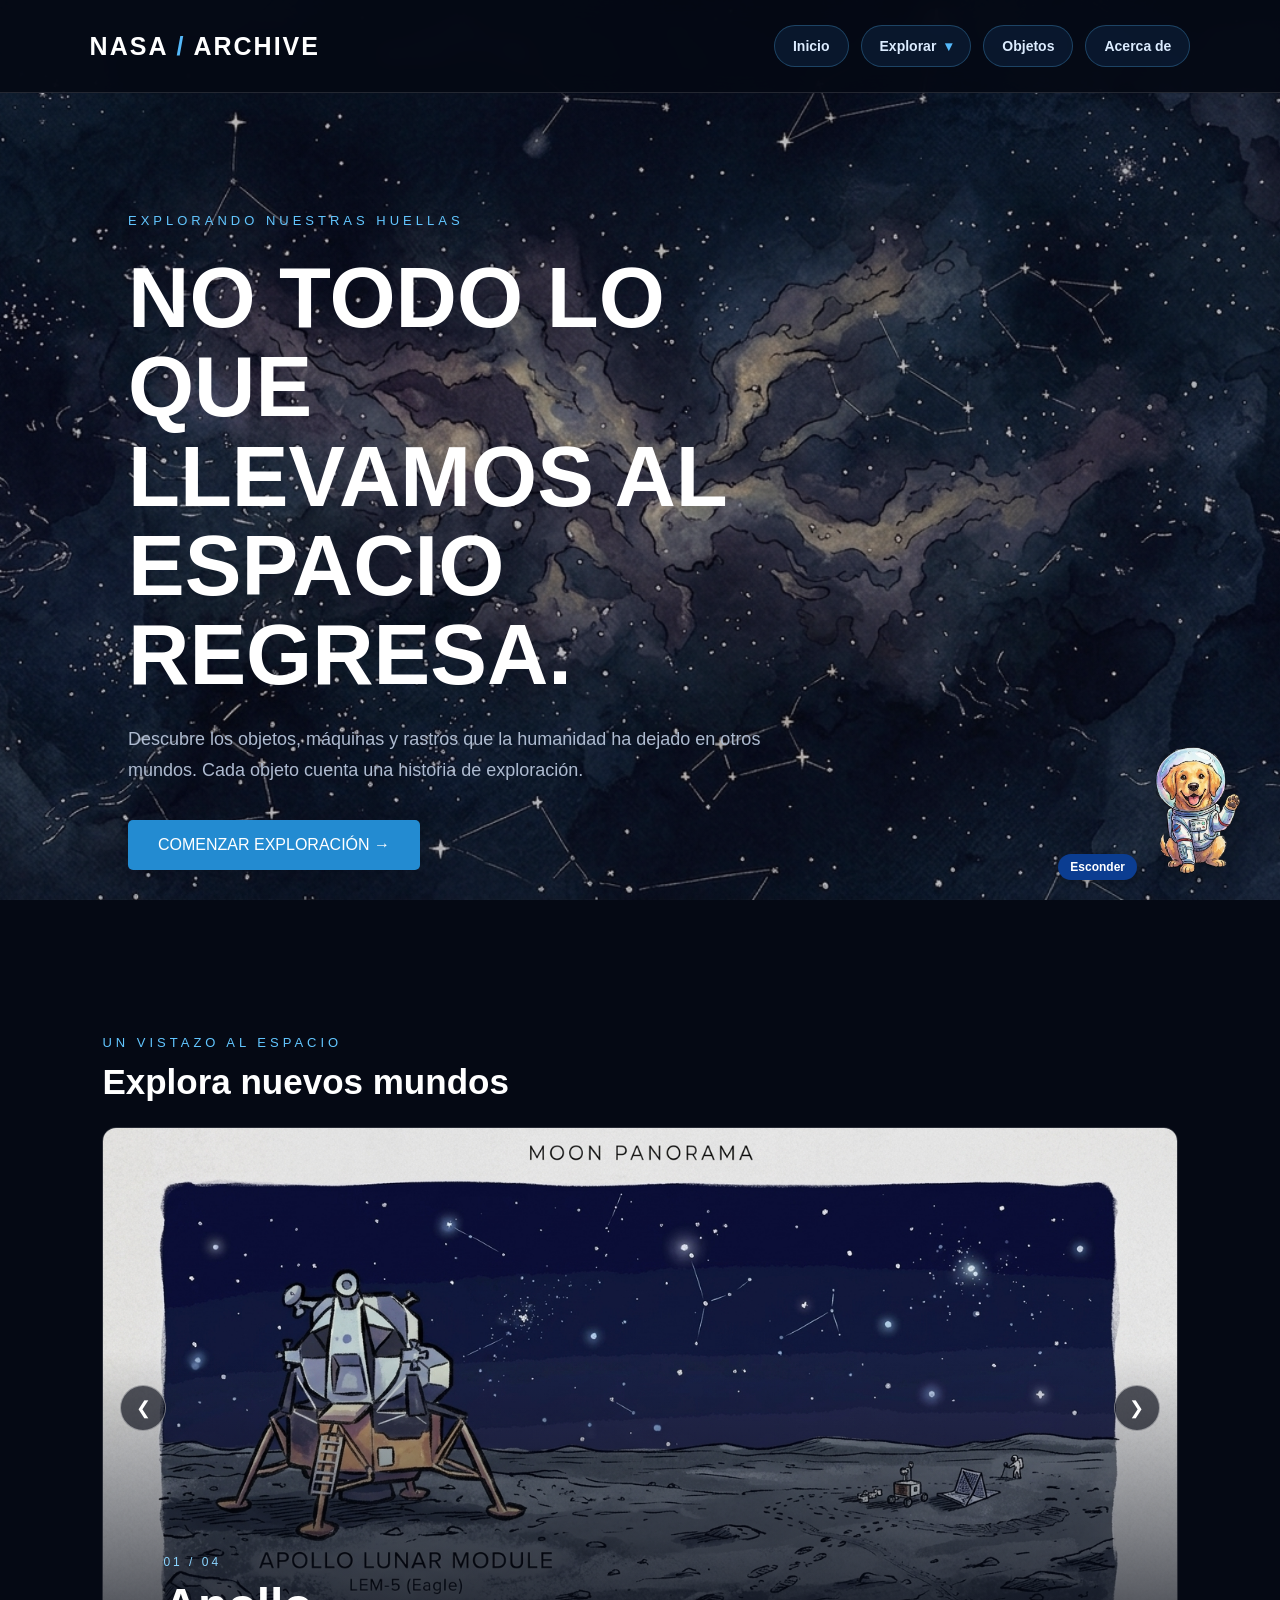
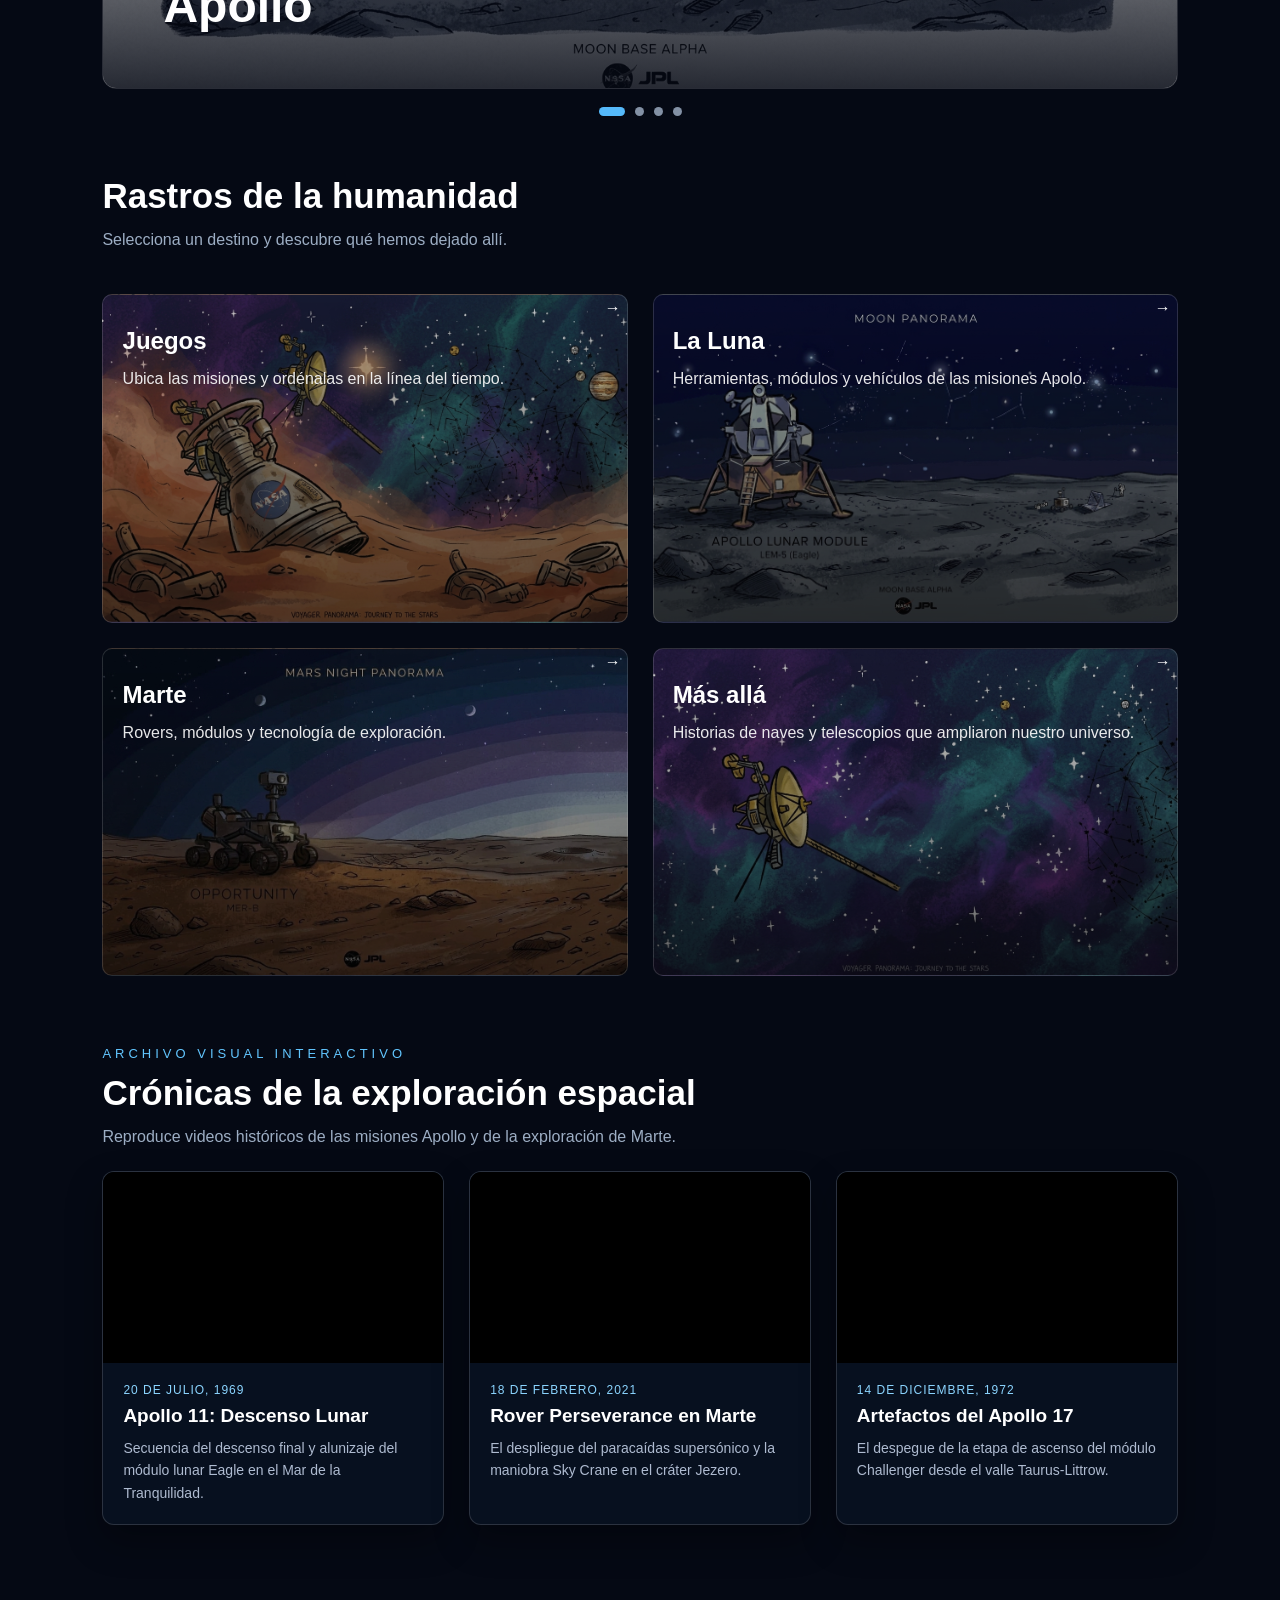
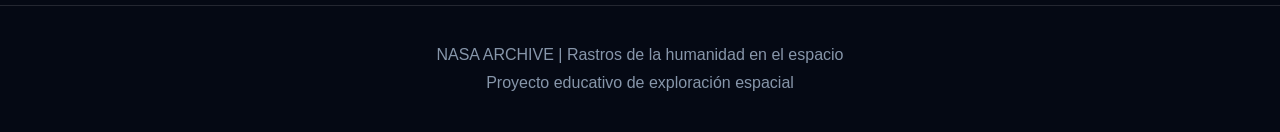
<file: index.html>
<!DOCTYPE html>
<html lang="es">
<head>
    <meta charset="UTF-8">
    <meta name="viewport" content="width=device-width, initial-scale=1.0">
    <title>NASA | Rastros de la Humanidad</title>
    <link rel="stylesheet" href="client/css/index.css">
</head>

<body>

<div class="fondo" id="fondo"></div>

<header>
    <div class="logo">NASA <span>/</span> ARCHIVE</div>

    <button
        class="nav-toggle"
        id="nav-toggle"
        type="button"
        aria-label="Abrir menú de navegación"
        aria-expanded="false"
        aria-controls="primary-nav"
    >
        <span></span>
        <span></span>
        <span></span>
    </button>

    <nav id="primary-nav">
        <a href="#inicio">Inicio</a>
        <details class="nav-dropdown">
            <summary>Explorar</summary>
            <div class="nav-dropdown-menu">
                <a href="client/Luna3d.html">Luna</a>
                <a href="client/Marte3d.html">Marte</a>
            </div>
        </details>
        <a href="#objetos">Objetos</a>
        <a href="VA%20Contenido/VA2.html">Acerca de</a>
    </nav>
</header>

<!-- PORTADA -->

<section class="hero" id="inicio">

    <div class="hero-content">

        <div class="etiqueta">
            EXPLORANDO NUESTRAS HUELLAS
        </div>

        <h1>
            NO TODO LO QUE
            LLEVAMOS AL
            ESPACIO REGRESA.
        </h1>

        <p>
            Descubre los objetos, máquinas y rastros
            que la humanidad ha dejado en otros mundos.
            Cada objeto cuenta una historia de exploración.
        </p>

        <a href="#objetos" class="boton">
            COMENZAR EXPLORACIÓN →
        </a>

    </div>

</section>

<section class="galeria" aria-labelledby="galeria-titulo">
    <div class="galeria-encabezado">
        <p class="etiqueta">UN VISTAZO AL ESPACIO</p>
        <h2 class="titulo-seccion" id="galeria-titulo">Explora nuevos mundos</h2>
    </div>

    <div class="carrusel" aria-roledescription="carrusel" aria-label="Imágenes espaciales">
        <button class="carrusel-flecha carrusel-anterior" type="button" aria-label="Foto anterior">
            &#10094;
        </button>

        <div class="carrusel-ventana">
            <div class="carrusel-pista">
                <article class="carrusel-foto">
                    <img src="client/imagenes/apollo.jpg" alt="Misión Apollo en el espacio">
                    <div class="carrusel-texto">
                        <span>01 / 04</span>
                        <h3>Apollo</h3>
                    </div>
                </article>
                <article class="carrusel-foto" aria-hidden="true">
                    <img src="client/imagenes/nave.jpg" alt="Nave espacial">
                    <div class="carrusel-texto">
                        <span>02 / 04</span>
                        <h3>Nave espacial</h3>
                    </div>
                </article>
                <article class="carrusel-foto" aria-hidden="true">
                    <img src="client/imagenes/opportunity.jpg" alt="Rover Opportunity en Marte">
                    <div class="carrusel-texto">
                        <span>03 / 04</span>
                        <h3>Opportunity</h3>
                    </div>
                </article>
                <article class="carrusel-foto" aria-hidden="true">
                    <img src="client/imagenes/satelite.jpg" alt="Satélite en órbita">
                    <div class="carrusel-texto">
                        <span>04 / 04</span>
                        <h3>Satélite</h3>
                    </div>
                </article>
            </div>
        </div>

        <button class="carrusel-flecha carrusel-siguiente" type="button" aria-label="Foto siguiente">
            &#10095;
        </button>
    </div>

    <div class="carrusel-puntos" aria-label="Seleccionar foto">
        <button class="carrusel-punto activo" type="button" aria-label="Mostrar foto 1" aria-current="true"></button>
        <button class="carrusel-punto" type="button" aria-label="Mostrar foto 2"></button>
        <button class="carrusel-punto" type="button" aria-label="Mostrar foto 3"></button>
        <button class="carrusel-punto" type="button" aria-label="Mostrar foto 4"></button>
    </div>
</section>

<!-- OBJETOS -->

<section class="seccion" id="objetos">

    <h2 class="titulo-seccion">
        Rastros de la humanidad
    </h2>

    <p class="descripcion">
        Selecciona un destino y descubre qué hemos dejado allí.
    </p>

    <div class="tarjetas">
                <div class="tarjeta tarjeta-juegos"
                    data-scene="tierra"
            data-title="Juegos"
            data-description="Juega y aprende sobre las misiones de exploración espacial"
            data-link="client/juegos.html">

                    <p class="card-title">Juegos</p>
                    <p class="small-desc">Ubica las misiones y ordénalas en la línea del tiempo.</p>
                    <div class="go-corner">
                        <div class="go-arrow">→</div>
                    </div>
        </div>

                <div class="tarjeta tarjeta-luna"
             data-scene="luna"
             data-title="La Luna"
             data-link="client/luna.html"
             data-description="Las misiones Apolo dejaron equipos científicos, vehículos, herramientas y componentes de sus módulos lunares sobre la superficie de nuestro satélite.">

                    <p class="card-title">La Luna</p>
                    <p class="small-desc">Herramientas, módulos y vehículos de las misiones Apolo.</p>
                    <div class="go-corner">
                        <div class="go-arrow">→</div>
                    </div>
        </div>

                <div class="tarjeta tarjeta-marte"
             data-scene="marte"
             data-title="Marte"
             data-link="client/historias.html?destino=marte"
             data-description="En Marte permanecen vehículos de exploración, módulos de aterrizaje y otros componentes de misiones robóticas enviadas desde la Tierra.">

                    <p class="card-title">Marte</p>
                    <p class="small-desc">Rovers, módulos y tecnología de exploración.</p>
                    <div class="go-corner">
                        <div class="go-arrow">→</div>
                    </div>
        </div>

                <div class="tarjeta tarjeta-lejos"
                    data-scene="lejos"
                    data-title="Más allá"
                    data-link="client/historias.html?destino=lejos"
                    data-description="Descubre las naves y los telescopios que exploraron otros mundos y buscaron planetas lejanos.">

                            <p class="card-title">Más allá</p>
                            <p class="small-desc">Historias de naves y telescopios que ampliaron nuestro universo.</p>
                            <div class="go-corner">
                                <div class="go-arrow">→</div>
                            </div>
                </div>

    </div>

    <section class="archivo-videos" aria-labelledby="archivo-videos-titulo">
        <div class="archivo-videos-encabezado">
            <p class="etiqueta">ARCHIVO VISUAL INTERACTIVO</p>
            <h2 class="titulo-seccion" id="archivo-videos-titulo">Crónicas de la exploración espacial</h2>
            <p class="descripcion">Reproduce videos históricos de las misiones Apollo y de la exploración de Marte.</p>
        </div>

        <div class="archivo-videos-grid">
            <article class="archivo-video">
                <div class="archivo-video-reproductor">
                    <iframe
                        src="https://www.youtube.com/embed/hzApsIPHRwo?start=39&autoplay=1&mute=1&controls=1&rel=0"
                        title="Apollo 11: Descenso Lunar"
                        loading="lazy"
                        allow="accelerometer; autoplay; clipboard-write; encrypted-media; gyroscope; picture-in-picture; web-share"
                        referrerpolicy="strict-origin-when-cross-origin"
                        allowfullscreen>
                    </iframe>
                </div>
                <div class="archivo-video-contenido">
                    <p class="archivo-video-fecha">20 de Julio, 1969</p>
                    <h3>Apollo 11: Descenso Lunar</h3>
                    <p>Secuencia del descenso final y alunizaje del módulo lunar Eagle en el Mar de la Tranquilidad.</p>
                </div>
            </article>

            <article class="archivo-video">
                <div class="archivo-video-reproductor">
                    <iframe
                        src="https://www.youtube.com/embed/GUqsH5y1j1M?autoplay=1&mute=1&controls=1&rel=0"
                        title="Rover Perseverance en Marte"
                        loading="lazy"
                        allow="accelerometer; autoplay; clipboard-write; encrypted-media; gyroscope; picture-in-picture; web-share"
                        referrerpolicy="strict-origin-when-cross-origin"
                        allowfullscreen>
                    </iframe>
                </div>
                <div class="archivo-video-contenido">
                    <p class="archivo-video-fecha">18 de Febrero, 2021</p>
                    <h3>Rover Perseverance en Marte</h3>
                    <p>El despliegue del paracaídas supersónico y la maniobra Sky Crane en el cráter Jezero.</p>
                </div>
            </article>

            <article class="archivo-video">
                <div class="archivo-video-reproductor">
                    <iframe
                        src="https://www.youtube.com/embed/9HQfauGJaTs?autoplay=1&mute=1&controls=1&rel=0"
                        title="Artefactos del Apollo 17"
                        loading="lazy"
                        allow="accelerometer; autoplay; clipboard-write; encrypted-media; gyroscope; picture-in-picture; web-share"
                        referrerpolicy="strict-origin-when-cross-origin"
                        allowfullscreen>
                    </iframe>
                </div>
                <div class="archivo-video-contenido">
                    <p class="archivo-video-fecha">14 de Diciembre, 1972</p>
                    <h3>Artefactos del Apollo 17</h3>
                    <p>El despegue de la etapa de ascenso del módulo Challenger desde el valle Taurus-Littrow.</p>
                </div>
            </article>
        </div>
    </section>

</section>

<!-- MODAL -->

<div class="modal" id="modal">

    <div class="modal-contenido">

        <span class="cerrar" id="cerrar">&times;</span>

        <h2 id="modal-titulo"></h2>

        <p id="modal-texto"></p>

        <button class="boton" id="volver">
            REGRESAR
        </button>

    </div>

</div>

<footer id="contacto">

    <p>NASA ARCHIVE | Rastros de la humanidad en el espacio</p>
    <p class="footer-subtitulo">
        Proyecto educativo de exploración espacial
    </p>

</footer>
<script src="client/js/mascota-nasa.js"></script>
<script src="client/js/index.js"></script>

</body>
</html>
</file>
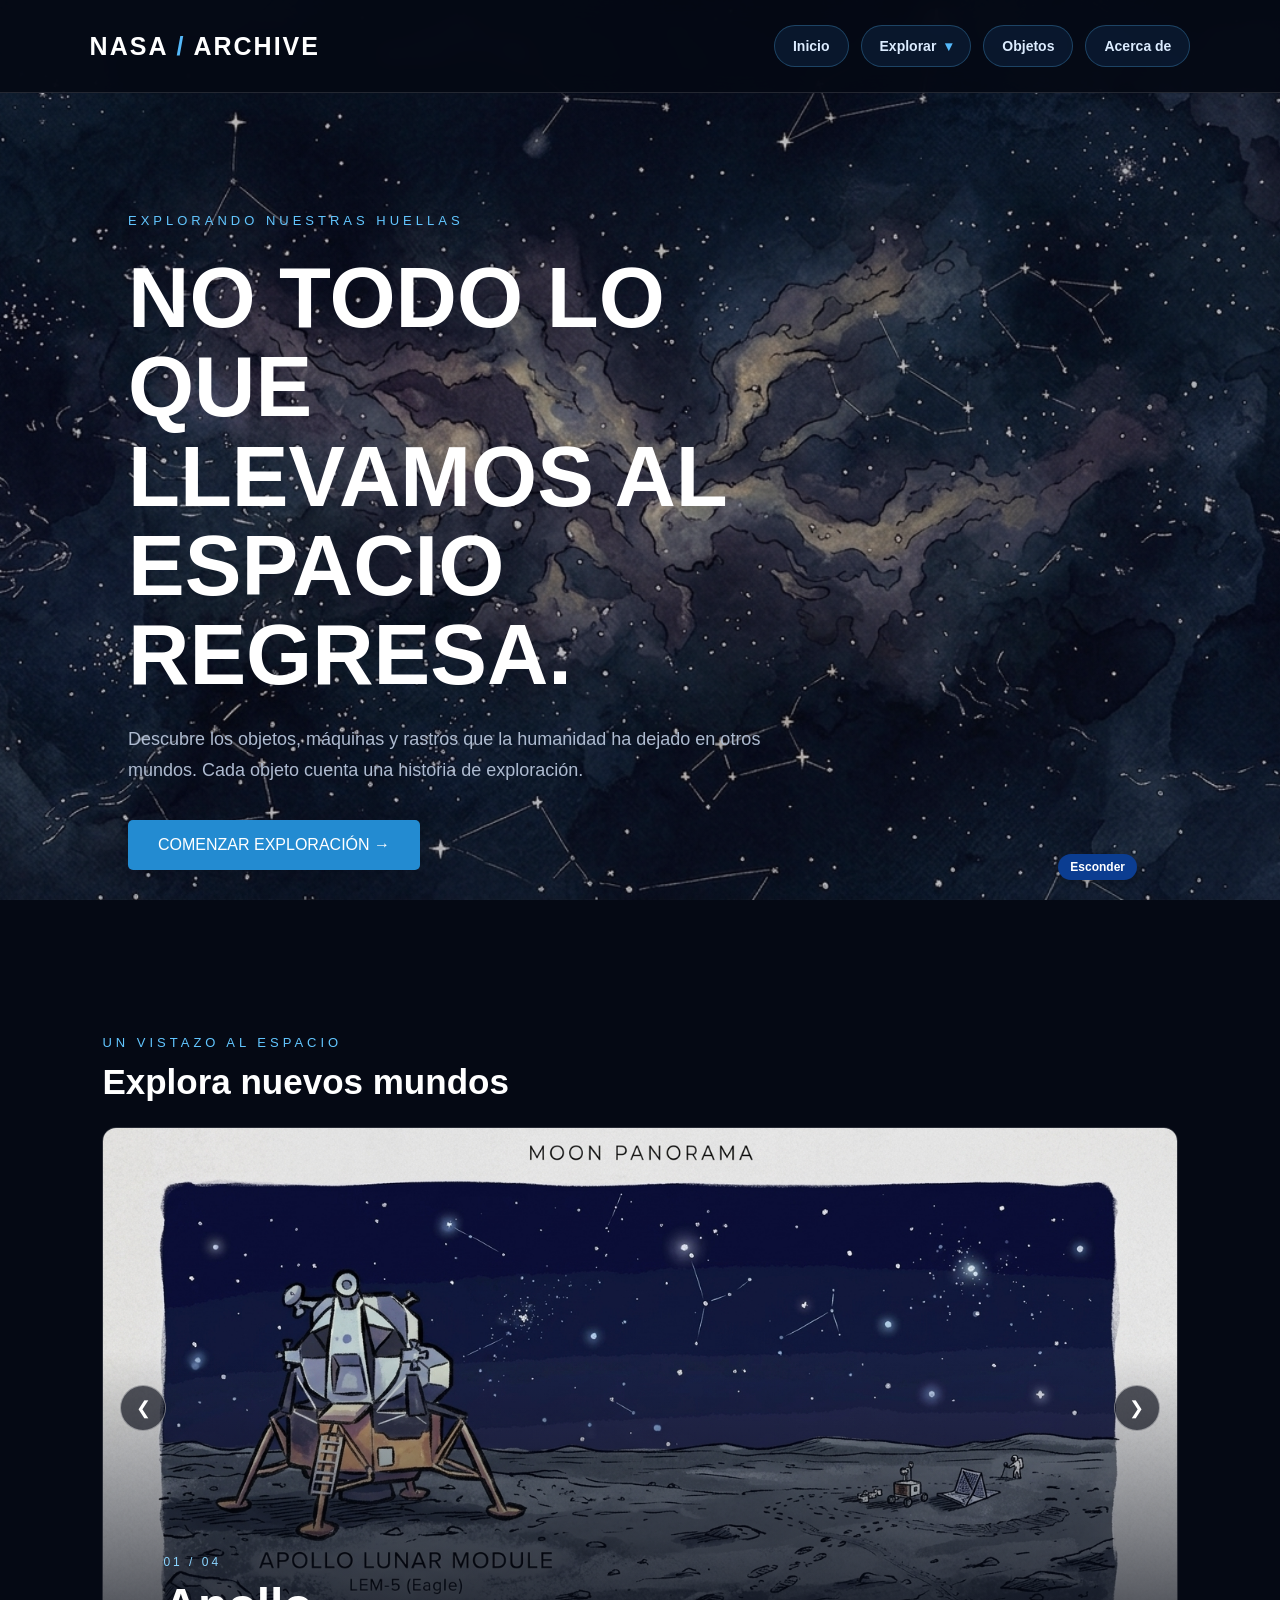
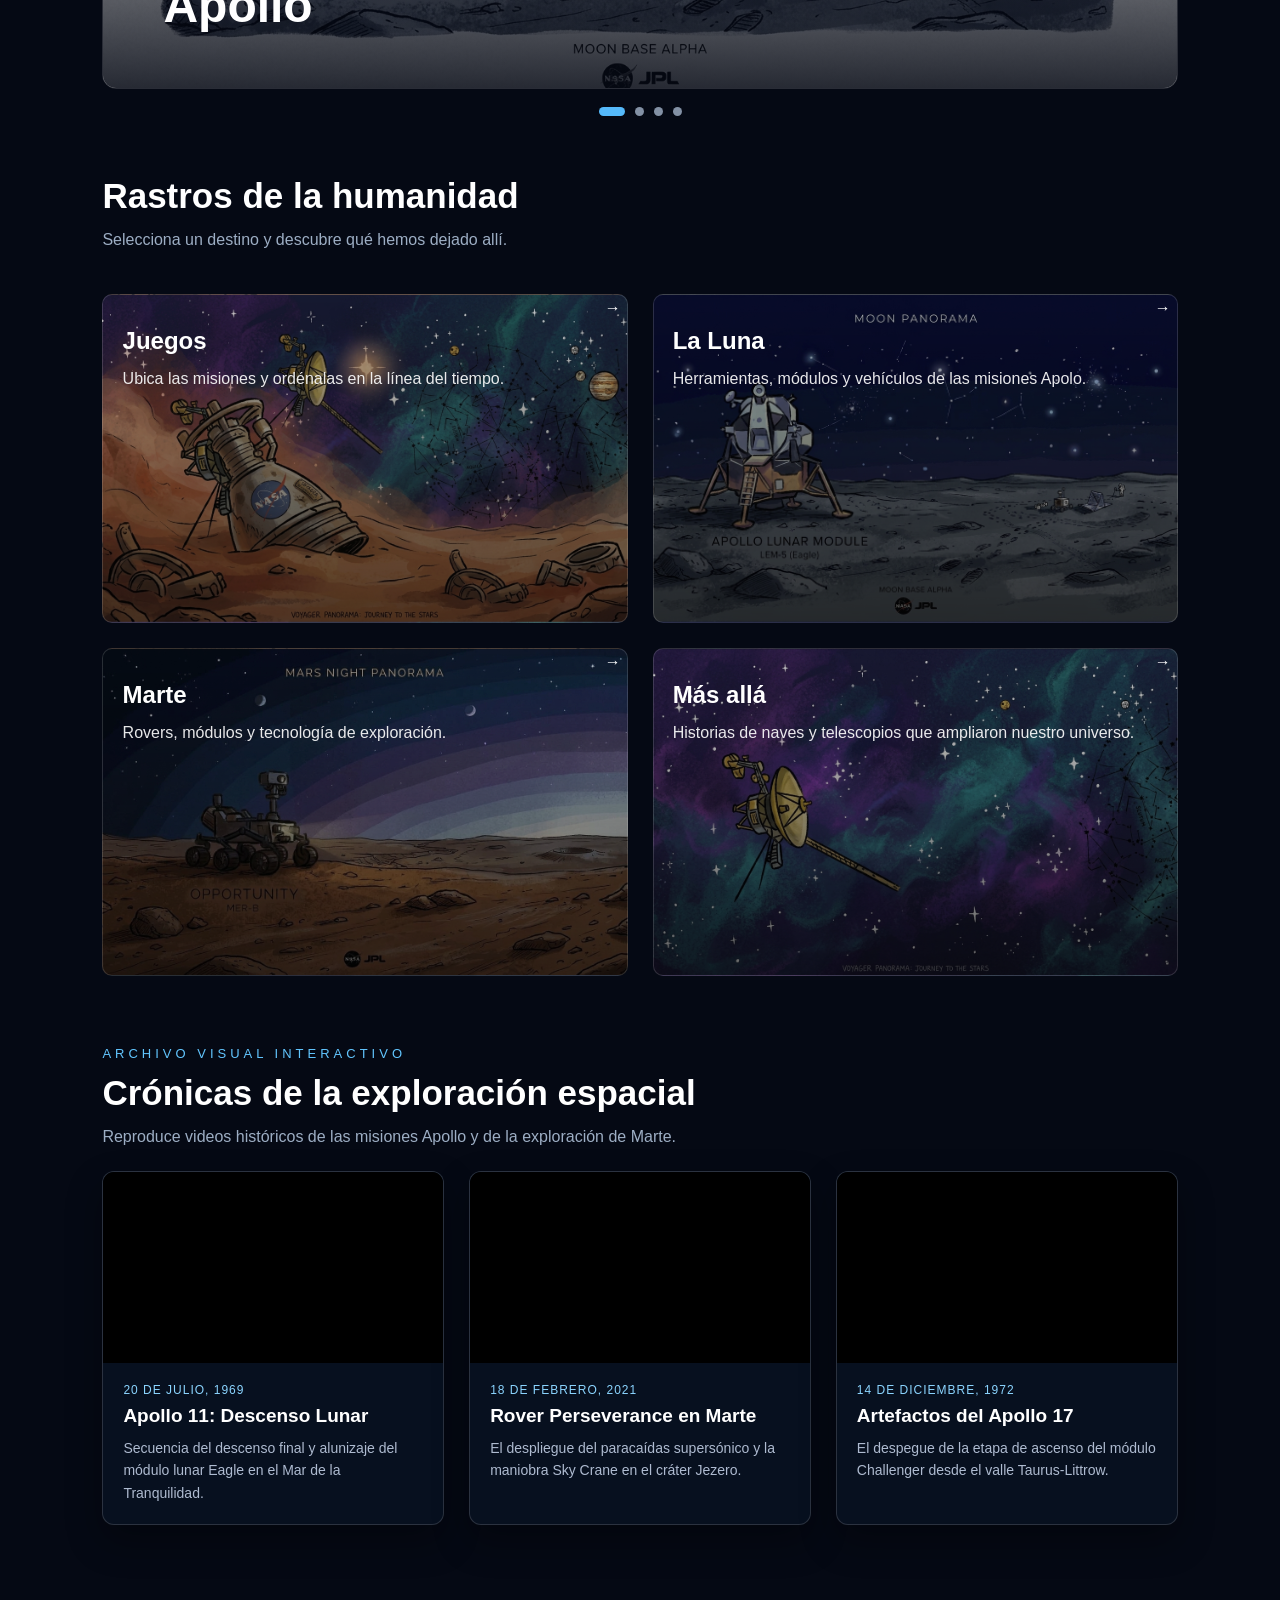
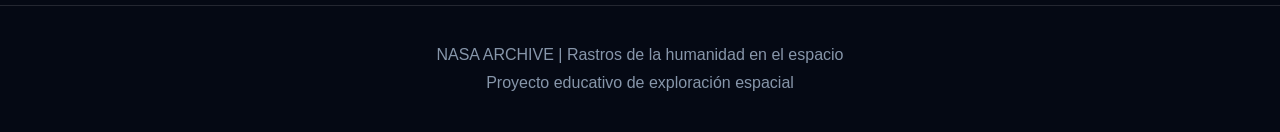
<file: client/index.html>
<!DOCTYPE html>
<html lang="es">
<head>
    <meta charset="UTF-8">
    <meta name="viewport" content="width=device-width, initial-scale=1.0">
    <meta http-equiv="refresh" content="0; url=../index.html">
    <title>NASA Archive</title>
</head>
<body>
    <p>La página principal se encuentra en la <a href="../index.html">raíz del proyecto</a>.</p>
</body>
</html>
</file>
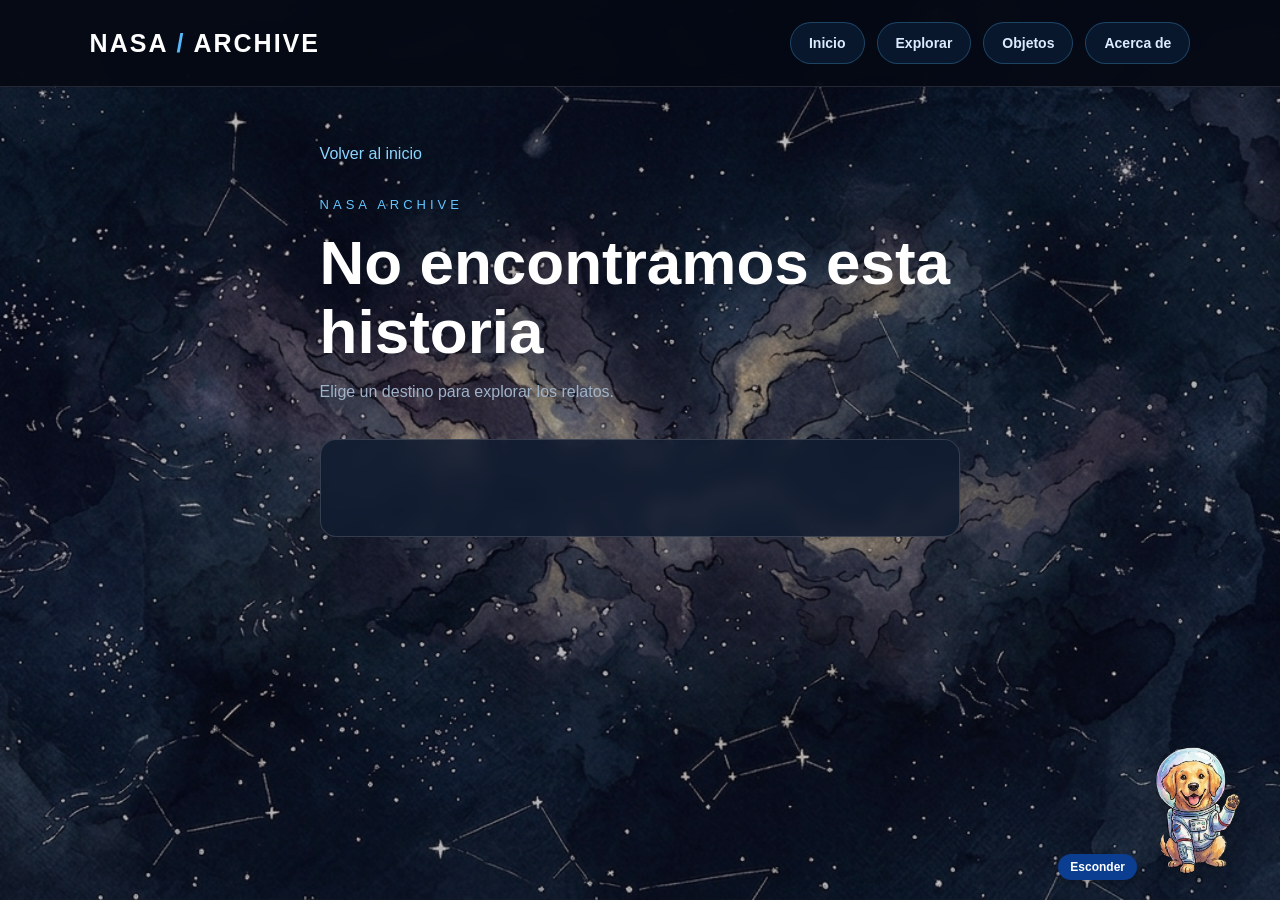
<file: client/historia.html>
<!DOCTYPE html>
<html lang="es">
<head>
    <meta charset="UTF-8">
    <meta name="viewport" content="width=device-width, initial-scale=1.0">
    <meta name="description" content="Lee una historia de exploración de la NASA.">
    <title>Historia de misión | NASA Archive</title>
    <link rel="stylesheet" href="css/index.css">
    <link rel="stylesheet" href="css/historias.css">
</head>
<body class="historias-body">
    <div class="fondo" id="fondo" aria-hidden="true"></div>
    <header class="historias-header">
        <a class="logo" href="../index.html">NASA <span>/</span> ARCHIVE</a>
        <nav aria-label="Navegación principal">
            <a href="../index.html#inicio">Inicio</a>
            <a href="../index.html#objetos">Explorar</a>
            <a href="../index.html#objetos">Objetos</a>
            <a href="../index.html#contacto">Acerca de</a>
        </nav>
    </header>
    <main class="historia-lectura" id="lectura-historia">
        <a class="historias-volver" id="volver-historias" href="historias.html">← Volver a historias</a>
        <span class="historias-etiqueta" id="mision-historia"></span>
        <h1 id="titulo-historia">Cargando historia…</h1>
        <span class="historia-anio" id="anio-historia"></span>
        <figure class="historia-foto" id="imagen-historia" hidden>
            <img id="foto-historia" alt="">
            <figcaption></figcaption>
        </figure>
        <article class="historia-contenido" id="contenido-historia"></article>
    </main>
    <script src="js/historias.js"></script>
    <script src="js/historias-vista.js"></script>
    <script src="js/mascota-nasa.js"></script>
</body>
</html>
</file>
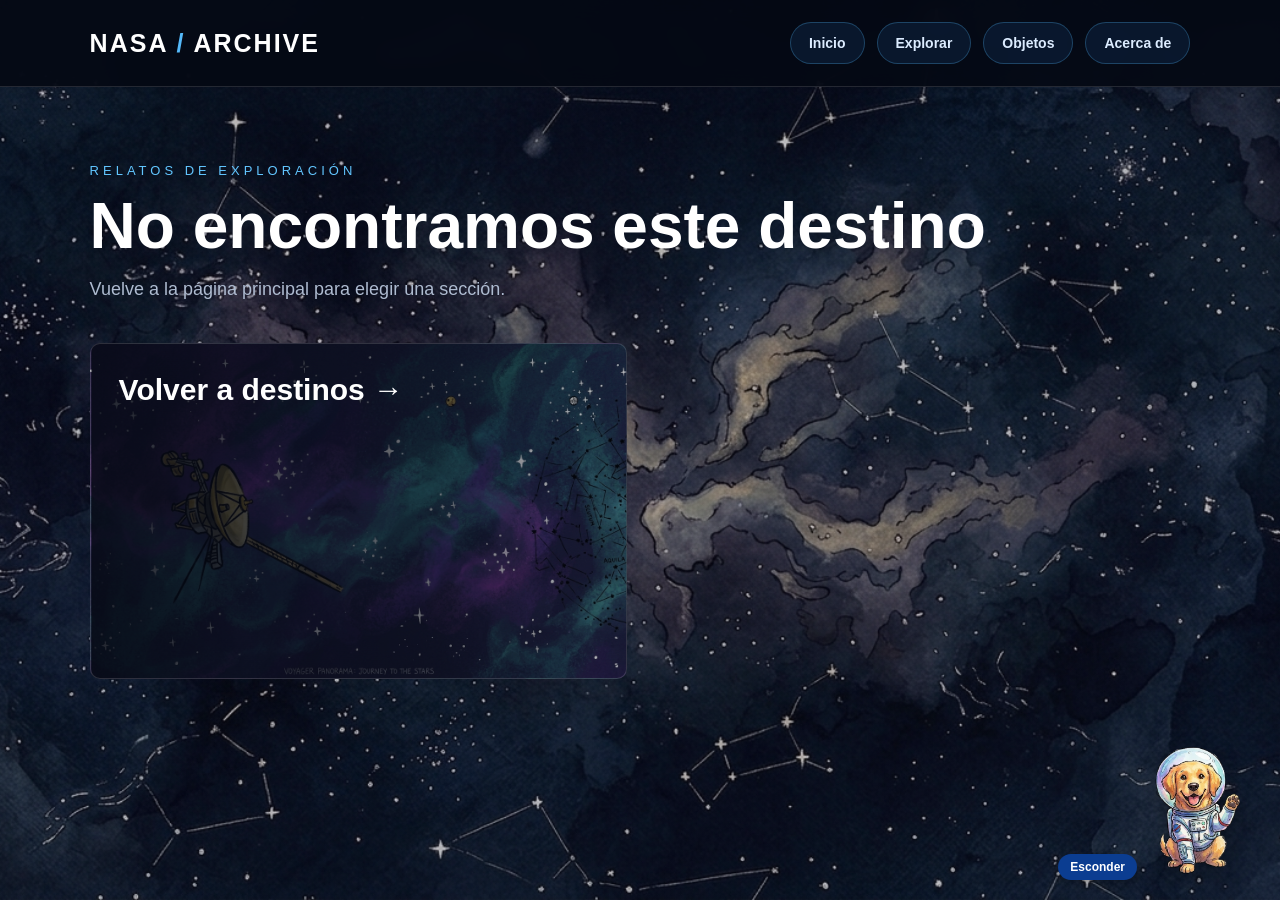
<file: client/historias.html>
<!DOCTYPE html>
<html lang="es">
<head>
    <meta charset="UTF-8">
    <meta name="viewport" content="width=device-width, initial-scale=1.0">
    <meta name="description" content="Explora historias de misiones de la NASA en la Luna, Marte y más allá.">
    <title>Historias de misiones | NASA Archive</title>
    <link rel="stylesheet" href="css/index.css">
    <link rel="stylesheet" href="css/historias.css">
</head>
<body class="historias-body">
    <div class="fondo" id="fondo" aria-hidden="true"></div>
    <header class="historias-header">
        <a class="logo" href="../index.html">NASA <span>/</span> ARCHIVE</a>
        <nav aria-label="Navegación principal">
            <a href="../index.html#inicio">Inicio</a>
            <a href="../index.html#objetos">Explorar</a>
            <a href="../index.html#objetos">Objetos</a>
            <a href="../index.html#contacto">Acerca de</a>
        </nav>
    </header>
    <main class="historias-contenedor" id="lista-historias">
        <p class="historias-etiqueta">Relatos de exploración</p>
        <h1 id="titulo-destino">Historias de misiones NASA</h1>
        <p class="historias-descripcion" id="descripcion-destino"></p>
        <div class="historias-lista" id="contenido-destino" aria-live="polite"></div>
    </main>
    <script src="js/historias.js"></script>
    <script src="js/historias-vista.js"></script>
    <script src="js/mascota-nasa.js"></script>
</body>
</html>
</file>
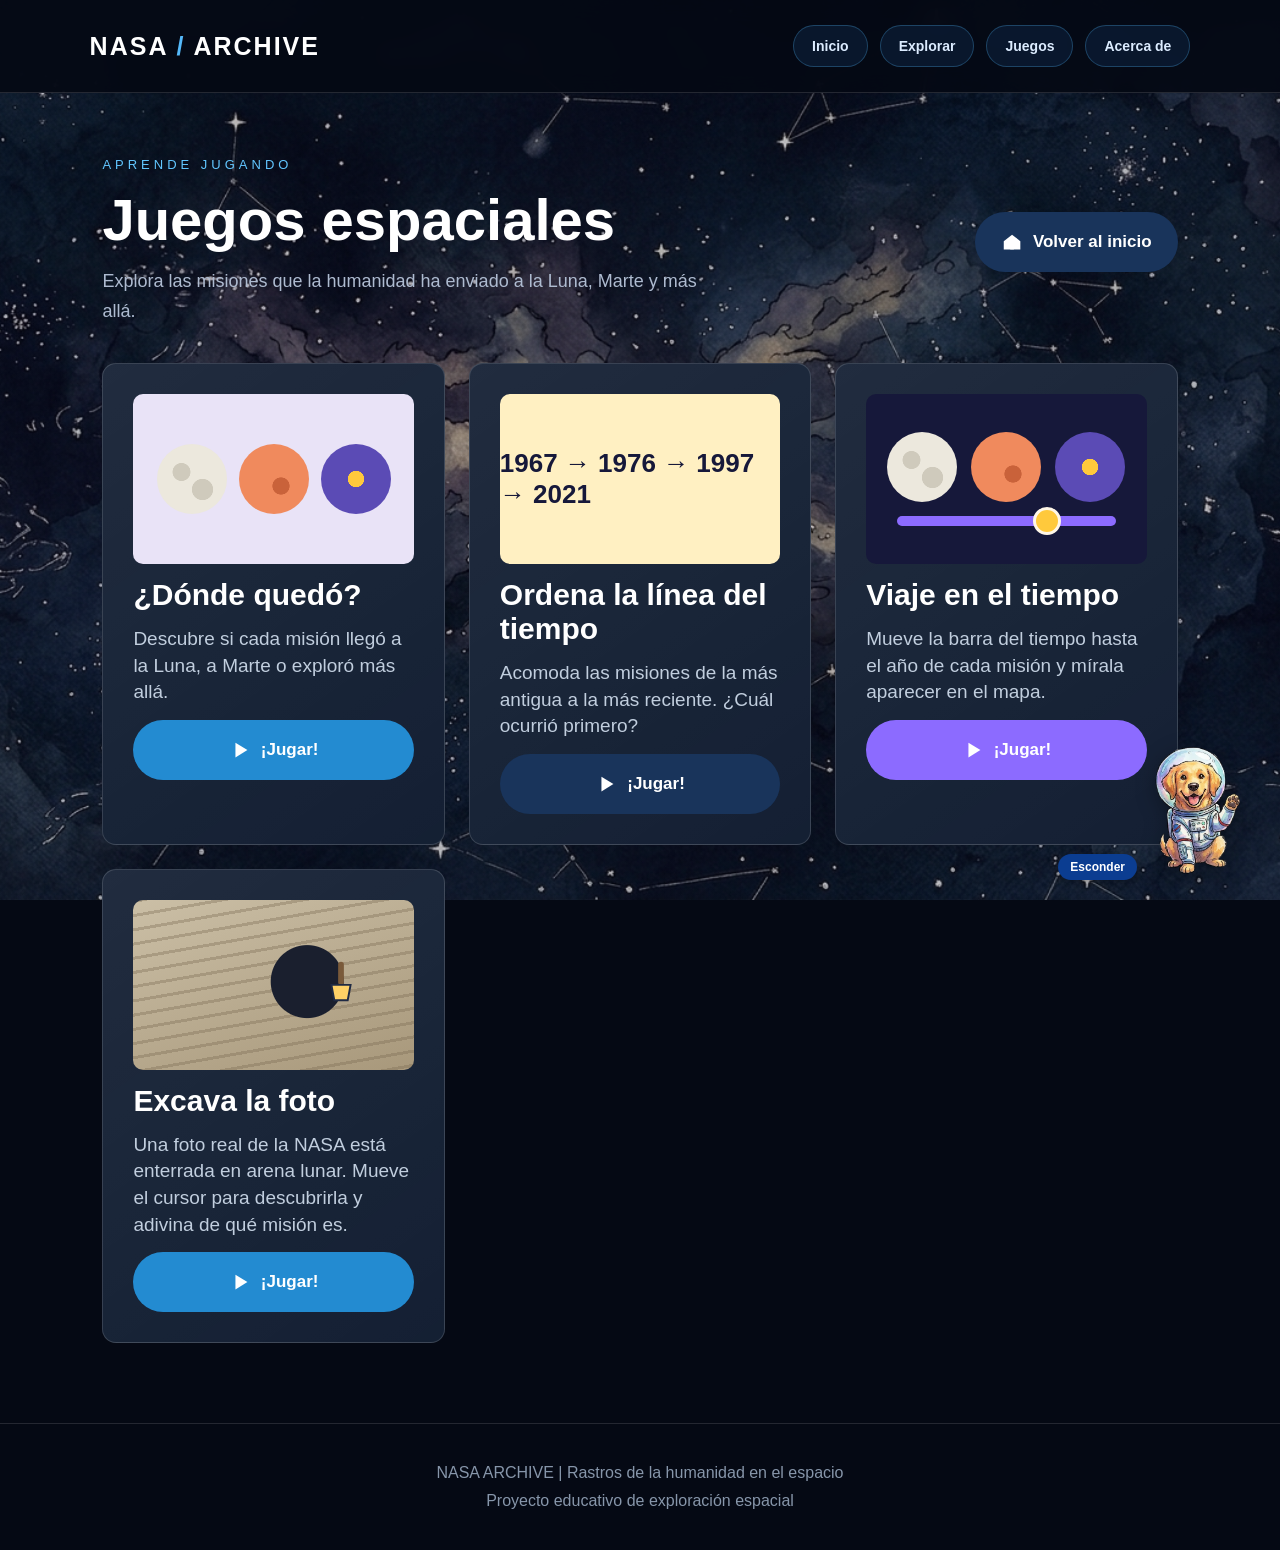
<file: client/juegos.html>
<!DOCTYPE html>
<html lang="es">
<head>
  <meta charset="UTF-8">
  <meta name="viewport" content="width=device-width, initial-scale=1.0">
  <title>NASA | Juegos espaciales</title>
  <link rel="stylesheet" href="css/index.css">
  <link rel="preconnect" href="https://fonts.googleapis.com">
  <link href="https://fonts.googleapis.com/css2?family=Fredoka:wght@500;600;700&display=swap" rel="stylesheet">
  <!-- Página de JUEGOS: "¿Dónde quedó?" y "Ordena la línea del tiempo".
       Necesita js/datos.js y js/comun.js dentro de la carpeta client. -->
  <style>
    /* ===== Versión A: "Espacio de juguete" — mapa grande + panel lateral ===== */
    :root {
      --cielo: #16183A;
      --tinta: #16183A;
      --crema: #FFF7E8;
      --rosa: #FF6FA5;
      --menta: #3FD3A5;
      --amarillo: #FFC93C;
      --azul: #4DA8FF;
      --morado: #8C6BFF;
    }
    * { box-sizing: border-box; }
    body {
      margin: 0; min-height: 100vh;
      font-family: 'Fredoka', sans-serif; color: var(--crema);
      background-color: var(--cielo);
      background-image:
        radial-gradient(#FFFFFF 1.2px, transparent 1.6px),
        radial-gradient(#FFD9F0 1px, transparent 1.4px);
      background-size: 110px 110px, 170px 170px;
      background-position: 20px 30px, 80px 90px;
      overflow-x: hidden;
    }
    h1, h2, h3, p { margin: 0; }
    :focus-visible { outline: 4px solid var(--amarillo); outline-offset: 3px; }
    .ic { width: 1.3em; height: 1.3em; flex-shrink: 0; }

    /* ---------- Botón "gomita" (brillante, rebota) ---------- */
    .gomita {
      --color: var(--rosa); --sombra: #C2457A;
      position: relative;
      min-height: 60px; padding: 0 26px;
      border: 0; border-radius: 999px;
      background: var(--color); color: var(--tinta);
      font: 700 22px 'Fredoka', sans-serif;
      display: inline-flex; align-items: center; justify-content: center; gap: 10px;
      box-shadow: inset 0 -7px 0 rgba(0,0,0,.18), 0 7px 0 var(--sombra);
      cursor: pointer; text-decoration: none;
      transition: transform .15s cubic-bezier(.3,1.8,.5,1);
    }
    .gomita::after { /* brillo de dulce */
      content: ""; position: absolute; top: 7px; left: 18px; right: 40%; height: 10px;
      border-radius: 10px; background: rgba(255,255,255,.55); pointer-events: none;
    }
    .gomita:hover { transform: translateY(-3px) scale(1.04); }
    .gomita:active { transform: translateY(5px) scale(.95, .9); box-shadow: inset 0 -4px 0 rgba(0,0,0,.18), 0 2px 0 var(--sombra); }
    .gomita[hidden] { display: none; }
    .gomita:disabled { opacity: .35; cursor: default; transform: none; }
    .gomita.menta { --color: var(--menta); --sombra: #22A27C; }
    .gomita.amarilla { --color: var(--amarillo); --sombra: #D19A12; }
    .gomita.azul { --color: var(--azul); --sombra: #2E78C7; }
    .gomita.morada { --color: var(--morado); --sombra: #5E43C2; color: #FFFFFF; }
    .gomita.redonda { width: 60px; padding: 0; }
    .gomita.redonda::after { left: 14px; right: 14px; }

    /* ---------- Barra de arriba ---------- */
    .barra { display: flex; justify-content: space-between; align-items: center; gap: 12px; padding: 16px 22px; flex-wrap: wrap; }
    .barra h1 { font-size: 30px; }
    .barra .derecha { display: flex; gap: 12px; align-items: center; }
    .chip-estrellas { display: inline-flex; align-items: center; gap: 8px; background: var(--crema); color: var(--tinta); border-radius: 999px; padding: 8px 16px; font-weight: 700; font-size: 20px; }
    .chip-estrellas svg { width: 28px; height: 28px; }

    /* ---------- Mapa ---------- */
    .mapa { position: relative; height: calc(100vh - 190px); min-height: 520px; margin: 0 16px; }
    .ruta { position: absolute; inset: 0; width: 100%; height: 100%; pointer-events: none; }
    .planeta {
      position: absolute; transform: translate(-50%, -50%);
      border-radius: 50%; border: 0;
      display: flex; align-items: flex-end; justify-content: center;
      font: 700 20px 'Fredoka', sans-serif; color: var(--crema);
      padding-bottom: 0; pointer-events: none;
    }
    .planeta span { position: absolute; bottom: -34px; white-space: nowrap; background: rgba(22,24,58,.8); padding: 2px 12px; border-radius: 999px; }
    .tierra { width: 130px; height: 130px; background: radial-gradient(circle at 35% 35%, #7CC77A 0 22%, transparent 23%), radial-gradient(circle at 65% 65%, #7CC77A 0 18%, transparent 19%), #4DA8FF; box-shadow: inset -14px -14px 0 rgba(0,0,0,.18); }
    .luna { width: 110px; height: 110px; background: radial-gradient(circle at 35% 40%, #CFCABC 0 12%, transparent 13%), radial-gradient(circle at 65% 62%, #CFCABC 0 15%, transparent 16%), #ECE8DD; box-shadow: inset -12px -12px 0 rgba(0,0,0,.15); }
    .marte { width: 170px; height: 170px; background: radial-gradient(circle at 60% 60%, #C9623A 0 12%, transparent 13%), linear-gradient(#F08A5D 0 40%, #E07A4D 40% 48%, #F08A5D 48%); box-shadow: inset -18px -18px 0 rgba(0,0,0,.18); }
    .lejos { width: 150px; height: 150px; border-radius: 30px; background: transparent; border: 4px dashed #8C6BFF; }

    .robot-pin {
      position: absolute; transform: translate(-50%, -50%);
      width: 64px; height: 64px; border-radius: 50%;
      border: 4px solid var(--crema); background: var(--morado);
      cursor: pointer; padding: 6px;
      box-shadow: 0 5px 0 rgba(0,0,0,.35);
      transition: transform .2s cubic-bezier(.3,1.8,.5,1), opacity .3s;
      animation: latido 2.4s ease-in-out infinite;
    }
    .robot-pin svg { width: 100%; height: 100%; }
    .robot-pin:hover { transform: translate(-50%, -50%) scale(1.18); }
    .robot-pin.ganado { background: var(--amarillo); }
    .robot-pin.activo { border-color: var(--amarillo); box-shadow: 0 0 0 6px rgba(255,201,60,.45), 0 5px 0 rgba(0,0,0,.35); }
    .robot-pin.escondido { opacity: .12; pointer-events: none; }
    .robot-pin .nombre-pin { position: absolute; top: 66px; left: 50%; transform: translateX(-50%); white-space: nowrap; font-size: 14px; font-weight: 600; color: var(--crema); background: rgba(22,24,58,.85); padding: 1px 8px; border-radius: 8px; }
    @keyframes latido { 50% { box-shadow: 0 0 0 8px rgba(140,107,255,.25), 0 5px 0 rgba(0,0,0,.35); } }

    /* ---------- Línea de tiempo ---------- */
    .tiempo {
      margin: 10px 16px 16px; padding: 14px 22px;
      background: var(--crema); color: var(--tinta); border-radius: 26px;
      display: flex; align-items: center; gap: 18px; flex-wrap: wrap;
    }
    .tiempo label { font-weight: 700; font-size: 20px; display: flex; align-items: center; gap: 8px; }
    .tiempo input { flex: 1; min-width: 200px; accent-color: var(--morado); height: 30px; }
    .anio-grande { font-size: 30px; font-weight: 700; background: var(--morado); color: #FFFFFF; padding: 2px 16px; border-radius: 14px; min-width: 100px; text-align: center; }

    /* ---------- Panel lateral ---------- */
    .panel {
      position: fixed; top: 0; right: 0; bottom: 0; width: 400px; max-width: 100%;
      background: var(--crema); color: var(--tinta);
      border-radius: 34px 0 0 34px; padding: 22px;
      display: flex; flex-direction: column; gap: 14px;
      transform: translateX(105%); transition: transform .45s cubic-bezier(.3,1.4,.5,1);
      z-index: 20; overflow-y: auto;
      box-shadow: -10px 0 0 rgba(0,0,0,.25);
    }
    .panel.abierto { transform: none; }
    .panel .cabeza { display: flex; justify-content: space-between; align-items: center; }
    .panel .foto { height: 170px; border-radius: 26px; display: flex; align-items: center; justify-content: center; }
    .panel .foto svg { width: 65%; height: 85%; }
    .panel h2 { font-size: 32px; line-height: 1.05; }
    .estado { display: inline-flex; align-items: center; gap: 8px; font-weight: 600; font-size: 17px; }
    .estado i { width: 16px; height: 16px; border-radius: 50%; border: 3px solid var(--tinta); }
    .pestanas { display: flex; gap: 10px; }
    .pestanas .gomita { flex: 1; min-height: 54px; font-size: 19px; padding: 0 12px; }
    .pestanas .gomita[aria-selected="false"] { --color: #E9E3F7; --sombra: #C8BFE3; }
    .texto-panel { font-size: 22px; line-height: 1.5; min-height: 140px; }
    .fila { display: flex; justify-content: space-between; align-items: center; gap: 10px; }
    .opciones { display: flex; flex-direction: column; gap: 14px; }
    .opciones .gomita { justify-content: flex-start; font-size: 20px; }
    .bien { --color: var(--menta) !important; --sombra: #22A27C !important; }
    .mal { --color: #FFB4A8 !important; --sombra: #D97C6E !important; }
    .mensaje { font-size: 20px; font-weight: 700; min-height: 28px; }

    .pista-inicial {
      position: absolute; left: 16px; top: 8px; max-width: 360px;
      background: var(--crema); color: var(--tinta); border-radius: 24px; padding: 14px 18px;
      display: flex; gap: 12px; align-items: center; z-index: 2;
    }
    .pista-inicial svg.argo { width: 70px; height: 84px; flex-shrink: 0; }
    .pista-inicial p { font-size: 18px; line-height: 1.35; }

    @media (max-width: 700px) {
      .panel { top: auto; width: 100%; height: 78vh; border-radius: 34px 34px 0 0; transform: translateY(105%); }
      .mapa { height: 560px; }
      .marte { width: 120px; height: 120px; } .tierra { width: 90px; height: 90px; } .luna { width: 80px; height: 80px; } .lejos { width: 100px; height: 100px; }
      .robot-pin { width: 52px; height: 52px; }
      .robot-pin .nombre-pin { display: none; }
      .pista-inicial { position: static; margin-bottom: 10px; max-width: none; }
    }
    @media (prefers-reduced-motion: reduce) { * { animation: none !important; transition: none !important; } }

    /* =========================================================
       JUEGOS
       ========================================================= */
    .juegos {
      position: relative; min-height: 100vh;
      background-color: var(--cielo);
      background-image: radial-gradient(#FFFFFF 1.2px, transparent 1.6px), radial-gradient(#FFD9F0 1px, transparent 1.4px);
      background-size: 110px 110px, 170px 170px;
      overflow-y: auto; padding: 20px 22px 60px;
      display: none;
    }
    .juegos.abierto { display: block; animation: entra .35s cubic-bezier(.3,1.5,.5,1); }
    @keyframes entra { from { opacity: 0; transform: scale(.96); } }
    .juegos .cabeza { max-width: 1100px; margin: 0 auto 22px; display: flex; justify-content: space-between; align-items: center; gap: 12px; flex-wrap: wrap; }
    .juegos h2 { font-size: 44px; }
    .juegos .zona { max-width: 1100px; margin: 0 auto; }

    /* Tarjetas para elegir juego */
    .lista-juegos { display: grid; grid-template-columns: repeat(auto-fit, minmax(300px, 1fr)); gap: 24px; }
    .tarjeta-juego {
      background: var(--crema); color: var(--tinta); border-radius: 34px; padding: 22px;
      display: flex; flex-direction: column; gap: 14px;
      box-shadow: 0 10px 0 rgba(0,0,0,.3);
      transition: transform .2s cubic-bezier(.3,1.6,.5,1);
    }
    .tarjeta-juego:hover { transform: translateY(-6px) rotate(-1deg); }
    .tarjeta-juego .arte { height: 170px; border-radius: 24px; display: flex; align-items: center; justify-content: center; gap: 12px; }
    .tarjeta-juego h3 { font-size: 30px; }
    .tarjeta-juego p { font-size: 19px; line-height: 1.4; }
    .mini-planeta { border-radius: 50%; }

    /* Caja blanca de cada juego */
    .caja-juego { background: var(--crema); color: var(--tinta); border-radius: 34px; padding: 26px; display: flex; flex-direction: column; gap: 20px; }
    .caja-juego .instruccion { font-size: 24px; font-weight: 600; text-align: center; }
    .marcador { display: flex; justify-content: space-between; align-items: center; gap: 12px; flex-wrap: wrap; font-size: 20px; font-weight: 600; }
    .barra-progreso { flex: 1; min-width: 160px; height: 16px; border-radius: 8px; background: #E9E3F7; overflow: hidden; }
    .barra-progreso div { height: 100%; background: var(--menta); border-radius: 8px; transition: width .4s; }
    .aviso { font-size: 24px; font-weight: 700; text-align: center; min-height: 34px; }

    /* Juego 1: ¿Dónde quedó? */
    .robot-actual { display: flex; flex-direction: column; align-items: center; gap: 10px; }
    .robot-actual .foto { width: 230px; height: 190px; border-radius: 30px; background: #E9E3F7; display: flex; align-items: center; justify-content: center; }
    .robot-actual .foto svg { width: 80%; height: 80%; }
    .robot-actual h3 { font-size: 36px; }
    .destinos { display: grid; grid-template-columns: repeat(3, 1fr); gap: 16px; }
    .destino {
      border: 0; cursor: pointer; border-radius: 30px; padding: 16px 10px 18px;
      background: #FFFFFF; color: var(--tinta);
      display: flex; flex-direction: column; align-items: center; gap: 10px;
      font: 700 24px 'Fredoka', sans-serif;
      box-shadow: 0 8px 0 #C8BFE3;
      transition: transform .15s cubic-bezier(.3,1.8,.5,1);
    }
    .destino .mini-planeta { width: 96px; height: 96px; }
    .destino:hover { transform: translateY(-4px) scale(1.03); }
    .destino:active { transform: translateY(4px); box-shadow: 0 3px 0 #C8BFE3; }
    .destino.bien { background: #C9F5E6; box-shadow: 0 8px 0 #22A27C; }
    .destino.mal { animation: sacudir .4s; background: #FFD9D2; }
    @keyframes sacudir { 20%, 60% { transform: translateX(-10px); } 40%, 80% { transform: translateX(10px); } }

    /* Juego 2: Ordena la línea del tiempo */
    .linea-tiempo { display: grid; grid-template-columns: repeat(5, 1fr); gap: 12px; position: relative; }
    .hueco {
      min-height: 170px; border-radius: 24px; border: 4px dashed #B9AEDB; background: #F4F0FC;
      display: flex; flex-direction: column; align-items: center; justify-content: center; gap: 6px;
      font-size: 18px; font-weight: 600; color: #6B5E8E; padding: 8px; text-align: center;
      cursor: pointer; font-family: 'Fredoka', sans-serif;
    }
    .hueco .numero { width: 40px; height: 40px; border-radius: 50%; background: #B9AEDB; color: #FFFFFF; display: flex; align-items: center; justify-content: center; font-size: 22px; }
    .hueco.lleno { border-style: solid; border-color: var(--morado); background: #FFFFFF; color: var(--tinta); }
    .hueco.bien { border-color: #22A27C; background: #C9F5E6; }
    .hueco.mal { border-color: #D97C6E; background: #FFD9D2; }
    .hueco svg { width: 90px; height: 70px; }
    .hueco .anio-revelado { font-size: 22px; font-weight: 700; }
    .flechas-tiempo { display: flex; justify-content: space-between; font-size: 18px; font-weight: 600; color: #6B5E8E; }
    .bandeja { display: flex; flex-wrap: wrap; gap: 14px; justify-content: center; min-height: 150px; padding: 14px; border-radius: 26px; background: #EFEAFB; }
    .ficha-robot {
      border: 0; cursor: pointer; width: 150px; padding: 12px 8px; border-radius: 22px;
      background: #FFFFFF; color: var(--tinta); box-shadow: 0 6px 0 #C8BFE3;
      display: flex; flex-direction: column; align-items: center; gap: 6px;
      font: 700 17px 'Fredoka', sans-serif;
      transition: transform .15s cubic-bezier(.3,1.8,.5,1);
    }
    .ficha-robot svg { width: 90px; height: 70px; }
    .ficha-robot:hover { transform: translateY(-4px) rotate(-2deg); }
    .ficha-robot.elegida { outline: 5px solid var(--amarillo); transform: scale(1.06); }
    .fila-botones { display: flex; gap: 14px; justify-content: center; flex-wrap: wrap; }


    /* Juego 3: Viaje en el tiempo (mapa + línea del tiempo) */
    .mapa-juego { position: relative; height: 380px; border-radius: 28px; overflow: hidden;
      background-color: #16183A;
      background-image: radial-gradient(#FFFFFF 1.2px, transparent 1.6px), radial-gradient(#FFD9F0 1px, transparent 1.4px);
      background-size: 90px 90px, 140px 140px; }
    .mapa-juego .planeta span { bottom: -30px; font-size: 16px; }
    .mapa-juego .tierra { width: 90px; height: 90px; } .mapa-juego .luna { width: 80px; height: 80px; }
    .mapa-juego .marte { width: 120px; height: 120px; } .mapa-juego .lejos { width: 110px; height: 110px; }
    .pin-juego { position: absolute; transform: translate(-50%, -50%) scale(0); width: 50px; height: 50px; border-radius: 50%;
      background: #FFF7E8; border: 3px solid #8C6BFF; padding: 5px; transition: transform .35s cubic-bezier(.3,1.8,.5,1); }
    .pin-juego svg { width: 100%; height: 100%; }
    .pin-juego.visible { transform: translate(-50%, -50%) scale(1); }
    .pin-juego.objetivo { border-color: #FFC93C; box-shadow: 0 0 0 8px rgba(255,201,60,.45); z-index: 2;
      transform: translate(-50%, -50%) scale(1.35); }
    .mision { display: flex; align-items: center; gap: 16px; flex-wrap: wrap; justify-content: center; }
    .mision .foto { width: 110px; height: 90px; border-radius: 22px; background: #E9E3F7; display: flex; align-items: center; justify-content: center; }
    .mision .foto svg { width: 80%; height: 80%; }
    .mision p { font-size: 24px; font-weight: 600; text-align: center; }
    .control-tiempo { display: flex; align-items: center; gap: 16px; flex-wrap: wrap; background: #EFEAFB; border-radius: 24px; padding: 14px 18px; }
    .control-tiempo input { flex: 1; min-width: 200px; height: 34px; accent-color: #8C6BFF; }
    .control-tiempo .anio-grande { font-size: 32px; }
    @media (max-width: 760px) {
      .mapa-juego { height: 360px; }
      .mapa-juego .lejos { width: 64px; height: 64px; border-radius: 18px; }
      .mapa-juego .marte { width: 96px; height: 96px; }
    }
    @media (max-width: 600px) {
      .mapa-juego { height: 330px; }
      .mapa-juego .tierra { width: 54px; height: 54px; } .mapa-juego .luna { width: 50px; height: 50px; }
      .mapa-juego .marte { width: 72px; height: 72px; } .mapa-juego .lejos { width: 60px; height: 60px; border-radius: 18px; }
      .mapa-juego .planeta span { bottom: -26px; font-size: 13px; padding: 1px 8px; }
      .pin-juego { width: 34px; height: 34px; padding: 3px; border-width: 2px; }
    }
    .termometro { font-size: 22px; font-weight: 700; text-align: center; min-height: 32px; }
    .termometro.frio { color: #2E78C7; } .termometro.tibio { color: #C98A0A; } .termometro.caliente { color: #D0452E; } .termometro.bien { color: #1F8F6A; }

    /* Pantalla de "¡Ganaste!" */
    .final-juego { display: flex; flex-direction: column; align-items: center; gap: 16px; text-align: center; padding: 20px 0; }
    .final-juego svg.argo { width: 160px; height: 190px; animation: baile 1s ease-in-out infinite; }
    .final-juego h3 { font-size: 42px; }
    .final-juego p { font-size: 24px; }
    @keyframes baile { 25% { transform: rotate(-8deg); } 75% { transform: rotate(8deg); } }

    @media (max-width: 700px) {
      .destinos { grid-template-columns: 1fr; }
      .destino { flex-direction: row; justify-content: flex-start; padding: 12px 18px; }
      .destino .mini-planeta { width: 60px; height: 60px; }
      .linea-tiempo { grid-template-columns: 1fr; }
      .hueco { min-height: 90px; flex-direction: row; }
      .flechas-tiempo { display: none; }
    }

    /* ---------- Identidad visual compartida con la página de inicio ---------- */
    body {
      font-family: Arial, sans-serif;
      color: #FFFFFF;
      background: #050914;
    }
    .fondo { position: fixed; }
    .juegos {
      min-height: calc(100vh - 100px);
      background: transparent;
      padding: 64px 8% 80px;
    }
    .juegos .cabeza { max-width: 1200px; margin-bottom: 36px; }
    .juegos h2 { font-size: clamp(36px, 5vw, 58px); line-height: 1.1; }
    .juegos .zona { max-width: 1200px; }
    .juegos .etiqueta {
      color: #62c6ff;
      letter-spacing: 4px;
      font-size: 13px;
      margin-bottom: 16px;
    }
    .juegos .descripcion-juegos {
      max-width: 600px;
      margin-top: 14px;
      color: #aebbd0;
      font-size: 18px;
      line-height: 1.7;
    }
    .gomita, .destino, .hueco, .ficha-robot { font-family: Arial, sans-serif; }
    .gomita {
      --color: #238bd1;
      --sombra: #155d90;
      color: #FFFFFF;
      font-size: 17px;
      box-shadow: none;
    }
    .gomita::after { display: none; }
    .gomita.amarilla { --color: #19345b; --sombra: #10233f; }
    .gomita.azul { --color: #19345b; --sombra: #10233f; }
    .gomita.menta { --color: #238bd1; --sombra: #155d90; }
    .tarjeta-juego, .caja-juego {
      color: #FFFFFF;
      background: linear-gradient(145deg, #ffffff12, #ffffff04), #101c30;
      border: 1px solid #ffffff25;
      border-radius: 14px;
      box-shadow: none;
    }
    .tarjeta-juego { padding: 30px; }
    .tarjeta-juego:hover { transform: translateY(-6px); border-color: #55b9fa; }
    .tarjeta-juego p, .instruccion { color: #c1cede; }
    .tarjeta-juego .arte { border-radius: 10px; }
    .caja-juego { padding: 30px; }
    .barra-progreso { background: #ffffff25; }
    .barra-progreso div { background: #55b9fa; }
    .robot-actual .foto { background: #19345b; }
    .destino {
      color: #FFFFFF;
      background: #19345b;
      box-shadow: none;
    }
    .destino:hover { background: #238bd1; }
    .destino.bien { color: #FFFFFF; background: #167451; box-shadow: none; }
    .destino.mal { background: #873e46; }
    .hueco { color: #c1cede; background: #101c30; border-color: #ffffff50; }
    .hueco .numero { background: #19345b; }
    .hueco.lleno { color: #FFFFFF; background: #19345b; border-color: #55b9fa; }
    .hueco.bien { background: #167451; border-color: #35bd8e; }
    .hueco.mal { background: #873e46; border-color: #e87979; }
    .flechas-tiempo { color: #8bd5ff; }
    .bandeja { background: #ffffff0d; }
    .ficha-robot { color: #FFFFFF; background: #19345b; box-shadow: none; }
    .ficha-robot.elegida { outline-color: #55b9fa; }
    .aviso { color: #8bd5ff; }
    footer { position: relative; }
    </style>
</head>
<body>
  <div class="fondo" aria-hidden="true"></div>
  <header>
    <div class="logo">NASA <span>/</span> ARCHIVE</div>
    <nav aria-label="Navegación principal">
      <a href="../index.html#inicio">Inicio</a>
      <a href="../index.html#objetos">Explorar</a>
      <a href="#juegos">Juegos</a>
      <a href="../index.html#contacto">Acerca de</a>
    </nav>
  </header>
  <svg width="0" height="0" style="position:absolute" aria-hidden="true">
    <symbol id="ic-mando" viewBox="0 0 24 24">
      <path d="M6 8h12a4 4 0 0 1 4 4v1a4 4 0 0 1-7 2.6L14 14h-4l-1 1.6A4 4 0 0 1 2 13v-1a4 4 0 0 1 4-4z" fill="currentColor"/>
      <path d="M7 10v4M5 12h4" stroke="#fff" stroke-width="1.8" stroke-linecap="round"/>
      <circle cx="16" cy="11" r="1.2" fill="#fff"/><circle cx="18" cy="13" r="1.2" fill="#fff"/>
    </symbol>
  </svg>
  <main class="juegos abierto" id="juegos" aria-label="Juegos">
    <div class="cabeza">
      <div>
        <p class="etiqueta">APRENDE JUGANDO</p>
        <h2 id="titulo-juegos">Juegos espaciales</h2>
        <p class="descripcion-juegos">Explora las misiones que la humanidad ha enviado a la Luna, Marte y más allá.</p>
      </div>
      <div class="fila-botones">
        <button class="gomita azul" id="volver-lista" hidden><svg class="ic" aria-hidden="true"><use href="#ic-atras"/></svg>Otros juegos</button>
        <a class="gomita amarilla" href="../index.html"><svg class="ic" aria-hidden="true"><use href="#ic-casa"/></svg>Volver al inicio</a>
      </div>
    </div>
    <div class="zona" id="zona-juegos"></div>
  </main>

  <footer>
    <p>NASA ARCHIVE | Rastros de la humanidad en el espacio</p>
    <p class="footer-subtitulo">Proyecto educativo de exploración espacial</p>
  </footer>


  <script src="js/datos.js"></script>
  <script src="js/comun.js"></script>
  <script>
    /* =========================================================
       JUEGOS
       ========================================================= */
    const pantallaJuegos = document.getElementById("juegos");
    const zona = document.getElementById("zona-juegos");
    const botonVolverLista = document.getElementById("volver-lista");
    const PLANETAS_MINI = {
      luna:  `<span class="mini-planeta" style="background:radial-gradient(circle at 35% 40%,#CFCABC 0 14%,transparent 15%),radial-gradient(circle at 65% 65%,#CFCABC 0 16%,transparent 17%),#ECE8DD"></span>`,
      marte: `<span class="mini-planeta" style="background:radial-gradient(circle at 60% 60%,#C9623A 0 14%,transparent 15%),#F08A5D"></span>`,
      lejos: `<span class="mini-planeta" style="background:radial-gradient(circle at 50% 50%,#FFC93C 0 16%,transparent 17%),#5B4BB5"></span>`
    };
    const revolver = lista => [...lista].sort(() => Math.random() - .5);

    botonVolverLista.onclick = () => verListaJuegos();

    // ----- Lista de juegos -----
    function verListaJuegos() {
      callar();
      botonVolverLista.hidden = true;
      document.getElementById("titulo-juegos").textContent = "Juegos espaciales";
      zona.innerHTML = `
        <div class="lista-juegos">
          <article class="tarjeta-juego">
            <div class="arte" style="background:#E9E3F7">${PLANETAS_MINI.luna}${PLANETAS_MINI.marte}${PLANETAS_MINI.lejos}</div>
            <h3>¿Dónde quedó?</h3>
            <p>Descubre si cada misión llegó a la Luna, a Marte o exploró más allá.</p>
            <button class="gomita" id="jugar-donde"><svg class="ic" aria-hidden="true"><use href="#ic-play"/></svg>¡Jugar!</button>
          </article>
          <article class="tarjeta-juego">
            <div class="arte" style="background:#FFF0C2;font-size:26px;font-weight:700;color:#16183A">1967 → 1976 → 1997 → 2021</div>
            <h3>Ordena la línea del tiempo</h3>
            <p>Acomoda las misiones de la más antigua a la más reciente. ¿Cuál ocurrió primero?</p>
            <button class="gomita amarilla" id="jugar-orden"><svg class="ic" aria-hidden="true"><use href="#ic-play"/></svg>¡Jugar!</button>
          </article>
          <article class="tarjeta-juego">
            <div class="arte" style="background:#16183A;flex-direction:column;gap:14px">
              <div style="display:flex;gap:14px;align-items:center">${PLANETAS_MINI.luna}${PLANETAS_MINI.marte}${PLANETAS_MINI.lejos}</div>
              <div style="width:78%;height:10px;border-radius:5px;background:#8C6BFF;position:relative"><span style="position:absolute;left:62%;top:-9px;width:28px;height:28px;border-radius:50%;background:#FFC93C;border:3px solid #FFF7E8"></span></div>
            </div>
            <h3>Viaje en el tiempo</h3>
            <p>Mueve la barra del tiempo hasta el año de cada misión y mírala aparecer en el mapa.</p>
            <button class="gomita morada" id="jugar-viaje"><svg class="ic" aria-hidden="true"><use href="#ic-play"/></svg>¡Jugar!</button>
          </article>
        </div>`;
      // tamaño de los planetitas de la tarjeta
      zona.querySelectorAll(".tarjeta-juego .arte .mini-planeta").forEach(p => { p.style.width = "70px"; p.style.height = "70px"; p.style.display = "block"; });
      document.getElementById("jugar-donde").onclick = juegoDonde;
      document.getElementById("jugar-orden").onclick = juegoOrden;
      document.getElementById("jugar-viaje").onclick = juegoViaje;
    }

    // ----- Juego 1: ¿Dónde quedó? -----
    function juegoDonde() {
      botonVolverLista.hidden = false;
      document.getElementById("titulo-juegos").textContent = "¿Dónde quedó?";
      const ronda = revolver(EXPLORADORES);
      let turno = 0, aciertosPrimera = 0, fallo = false;

      function pintarTurno() {
        const e = ronda[turno];
        fallo = false;
        zona.innerHTML = `
          <div class="caja-juego">
            <div class="marcador">
              <span>Misión ${turno + 1} de ${ronda.length}</span>
              <div class="barra-progreso" aria-hidden="true"><div style="width:${turno / ronda.length * 100}%"></div></div>
              <button class="gomita redonda amarilla" id="voz-donde" aria-label="Escuchar">${icono("bocina")}</button>
            </div>
            <div class="robot-actual">
              <div class="foto">${dibujoRobot(e)}</div>
              <h3>${e.nombre}</h3>
            </div>
            <p class="instruccion">¿Dónde se quedó ${e.nombre}?</p>
            <div class="destinos">
              ${["luna", "marte", "lejos"].map(l => `<button class="destino" data-lugar="${l}">${PLANETAS_MINI[l]}${LUGARES[l].nombre}</button>`).join("")}
            </div>
            <p class="aviso" id="aviso" aria-live="polite"></p>
          </div>`;
        document.getElementById("voz-donde").onclick = () => hablar(`¿Dónde se quedó ${e.nombre}? ¿En la Luna, en Marte o más allá?`);
        zona.querySelectorAll(".destino").forEach(b => b.onclick = () => {
          const aviso = document.getElementById("aviso");
          if (b.dataset.lugar === e.lugar) {
            b.classList.add("bien");
            zona.querySelectorAll(".destino").forEach(x => x.disabled = true);
            if (!fallo) aciertosPrimera++;
            aviso.textContent = `¡Sí! ${e.nombre} está en ${e.lugar === "lejos" ? "el espacio, más allá" : LUGARES[e.lugar].nombre}.`;
            hablar(aviso.textContent);
            setTimeout(() => { turno++; turno < ronda.length ? pintarTurno() : finalDonde(); }, 1500);
          } else {
            fallo = true;
            b.classList.remove("mal"); void b.offsetWidth; b.classList.add("mal");
            aviso.textContent = "¡Casi! Intenta otra vez.";
            hablar(aviso.textContent);
          }
        });
      }
      function finalDonde() {
        lluviaDeEstrellas();
        const texto = `Acertaste ${aciertosPrimera} de ${ronda.length} a la primera.`;
        zona.innerHTML = `
          <div class="caja-juego final-juego">
            <svg class="argo" viewBox="0 0 200 240" aria-hidden="true"><use href="#argo"/></svg>
            <h3>¡Encontraste a todos!</h3>
            <p>${texto}</p>
            <div class="fila-botones">
              <button class="gomita" id="otra-vez">Jugar otra vez</button>
              <button class="gomita azul" id="a-lista">Otros juegos</button>
            </div>
          </div>`;
        hablar("¡Encontraste a todos! " + texto);
        document.getElementById("otra-vez").onclick = juegoDonde;
        document.getElementById("a-lista").onclick = verListaJuegos;
      }
      pintarTurno();
    }

    // ----- Juego 2: Ordena la línea del tiempo -----
    function juegoOrden() {
      botonVolverLista.hidden = false;
      document.getElementById("titulo-juegos").textContent = "Ordena la línea del tiempo";
      // 5 misiones de años distintos
      const porAnio = {};
      revolver(EXPLORADORES).forEach(e => { if (!porAnio[e.anio]) porAnio[e.anio] = e; });
      const elegidos = revolver(Object.values(porAnio)).slice(0, 5);
      const correcto = [...elegidos].sort((a, b) => a.anio - b.anio);
      const huecos = [null, null, null, null, null];
      let elegido = null;   // robot tocado en la bandeja
      let revisado = false;

      function pintar() {
        const enBandeja = elegidos.filter(e => !huecos.includes(e));
        zona.innerHTML = `
          <div class="caja-juego">
            <p class="instruccion">Toca una misión y luego un hueco. De la más antigua (1) a la más reciente (5).</p>
            <div class="flechas-tiempo" aria-hidden="true"><span>← Más viejo</span><span>Más nuevo →</span></div>
            <div class="linea-tiempo">
              ${huecos.map((e, i) => {
                let clase = e ? "lleno" : "";
                if (revisado && e) clase += e === correcto[i] ? " bien" : " mal";
                return `<button class="hueco ${clase}" data-h="${i}" aria-label="Hueco ${i + 1}${e ? ": " + e.nombre : ", vacío"}">
                  ${e ? `<svg viewBox="0 0 120 100" aria-hidden="true"><use href="#dib-${e.dibujo}"/></svg>${e.nombre}${revisado ? `<span class="anio-revelado">${e.anio}</span>` : ""}` : `<span class="numero">${i + 1}</span>Vacío`}
                </button>`;
              }).join("")}
            </div>
            <div class="bandeja" aria-label="Misiones por acomodar">
              ${enBandeja.length ? enBandeja.map(e => `<button class="ficha-robot ${elegido === e ? "elegida" : ""}" data-id="${e.id}"><svg viewBox="0 0 120 100" aria-hidden="true"><use href="#dib-${e.dibujo}"/></svg>${e.nombre}</button>`).join("")
                : `<p class="instruccion" style="align-self:center">¡Ya acomodaste todos! Revisa tu respuesta.</p>`}
            </div>
            <p class="aviso" id="aviso" aria-live="polite"></p>
            <div class="fila-botones">
              <button class="gomita menta" id="revisar" ${enBandeja.length ? "disabled" : ""}>Revisar</button>
              <button class="gomita azul" id="pista">Pista</button>
            </div>
          </div>`;

        zona.querySelectorAll(".ficha-robot").forEach(b => b.onclick = () => {
          const e = elegidos.find(x => x.id === b.dataset.id);
          elegido = elegido === e ? null : e;
          revisado = false;
          pintar();
        });
        zona.querySelectorAll(".hueco").forEach(b => b.onclick = () => {
          const i = Number(b.dataset.h);
          revisado = false;
          if (elegido) {                       // poner el robot elegido en el hueco
            huecos[i] = elegido; elegido = null;
          } else if (huecos[i]) {              // tocar un hueco lleno lo regresa a la bandeja
            huecos[i] = null;
          }
          pintar();
        });
        document.getElementById("pista").onclick = () => {
          const primero = correcto[0];
          const aviso = document.getElementById("aviso");
          aviso.textContent = `Pista: el más viejo de todos es ${primero.nombre}.`;
          hablar(aviso.textContent);
        };
        document.getElementById("revisar").onclick = () => {
          revisado = true;
          const bien = huecos.filter((e, i) => e === correcto[i]).length;
          pintar();
          const aviso = document.getElementById("aviso");
          if (bien === 5) {
            lluviaDeEstrellas();
            aviso.textContent = "¡Perfecto! Los acomodaste todos en orden.";
            zona.querySelector(".fila-botones").innerHTML = `<button class="gomita" id="otra-vez">Jugar otra vez</button><button class="gomita azul" id="a-lista">Otros juegos</button>`;
            document.getElementById("otra-vez").onclick = juegoOrden;
            document.getElementById("a-lista").onclick = verListaJuegos;
          } else {
            aviso.textContent = `Tienes ${bien} de 5 en su lugar. Toca los rojos para moverlos.`;
          }
          hablar(aviso.textContent);
        };
      }
      pintar();
    }


    // ----- Juego 3: Viaje en el tiempo (mapa + línea del tiempo) -----
    function juegoViaje() {
      botonVolverLista.hidden = false;
      document.getElementById("titulo-juegos").textContent = "Viaje en el tiempo";
      // Dónde va cada lugar en el mapa (en %) y qué tanto se separan sus robots (px)
      // En pantallas angostas los planetas se acomodan distinto para que quepan los robots
      const angosta = zona.clientWidth < 720;
      const CENTRO = angosta
        ? { tierra: [12, 76], luna: [24, 46, 62], marte: [54, 72, 70], lejos: [80, 40, 56] }
        : { tierra: [12, 72], luna: [30, 42, 70], marte: [60, 66, 90], lejos: [84, 40, 70] };
      const anchoMapa = Math.max(zona.clientWidth - 52, 260);
      const porLugar = {};
      EXPLORADORES.forEach(e => (porLugar[e.lugar] = porLugar[e.lugar] || []).push(e));
      const posicion = e => {
        const lista = porLugar[e.lugar], i = lista.indexOf(e), [x, y, r0] = CENTRO[e.lugar];
        const r = r0 * (zona.clientWidth < 520 ? .8 : 1.1);
        // Solo en la mitad de arriba (de izquierda a derecha), para no tapar el nombre del planeta
        const a = Math.PI + ((i + .5) / lista.length) * Math.PI;
        // Sin salirse por las orillas del mapa
        const izq = Math.min(Math.max(x / 100 * anchoMapa + Math.cos(a) * r, 26), anchoMapa - 26);
        return `left:${izq}px;top:calc(${y}% + ${Math.sin(a) * r * .9}px)`;
      };
      const ronda = revolver(EXPLORADORES).slice(0, 6);
      let turno = 0, aciertos = 0, intentos = 0;
      const MIN = 1965, MAX = 2026;

      function pintarTurno() {
        const e = ronda[turno];
        intentos = 0;
        zona.innerHTML = `
          <div class="caja-juego">
            <div class="marcador">
              <span>Misión ${turno + 1} de ${ronda.length}</span>
              <div class="barra-progreso" aria-hidden="true"><div style="width:${turno / ronda.length * 100}%"></div></div>
              <button class="gomita redonda amarilla" id="voz-viaje" aria-label="Escuchar la misión">${icono("bocina")}</button>
            </div>
            <div class="mision">
              <div class="foto">${dibujoRobot(e)}</div>
              <p>Viaja al año en que <strong>${e.nombre}</strong> ${e.lugar === "lejos" ? "despegó al espacio" : "llegó a " + LUGARES[e.lugar].nombre}.</p>
            </div>
            <div class="mapa-juego" aria-label="Mapa del espacio">
              <div class="planeta tierra" style="left:${CENTRO.tierra[0]}%;top:${CENTRO.tierra[1]}%"><span>Tierra</span></div>
              <div class="planeta luna" style="left:${CENTRO.luna[0]}%;top:${CENTRO.luna[1]}%"><span>Luna</span></div>
              <div class="planeta marte" style="left:${CENTRO.marte[0]}%;top:${CENTRO.marte[1]}%"><span>Marte</span></div>
              <div class="planeta lejos" style="left:${CENTRO.lejos[0]}%;top:${CENTRO.lejos[1]}%"><span>Más allá</span></div>
              ${EXPLORADORES.map(x => `<div class="pin-juego" data-id="${x.id}" data-anio="${x.anio}" style="${posicion(x)}" title="${x.nombre}"><svg viewBox="0 0 120 100" aria-hidden="true"><use href="#dib-${x.dibujo}"/></svg></div>`).join("")}
            </div>
            <div class="control-tiempo">
              <label for="barra-viaje" style="font-size:20px;font-weight:700;display:flex;gap:8px;align-items:center">${icono("ic-cohete")}Año:</label>
              <input type="range" id="barra-viaje" min="${MIN}" max="${MAX}" value="${MIN}" step="1">
              <span class="anio-grande" id="anio-viaje" aria-live="polite">${MIN}</span>
            </div>
            <p class="termometro" id="termometro" aria-live="polite">Mueve la barra y luego toca "¡Aquí es!"</p>
            <div class="fila-botones">
              <button class="gomita menta" id="confirmar">¡Aquí es!</button>
              <button class="gomita azul" id="pista-viaje">Pista</button>
            </div>
          </div>`;

        const barra = document.getElementById("barra-viaje");
        const pins = zona.querySelectorAll(".pin-juego");
        const termometro = document.getElementById("termometro");

        // Al mover la barra, aparecen las misiones que ya habían llegado ese año
        barra.oninput = () => {
          const anio = Number(barra.value);
          document.getElementById("anio-viaje").textContent = anio;
          pins.forEach(p => p.classList.toggle("visible", Number(p.dataset.anio) <= anio));
        };
        barra.oninput();

        document.getElementById("voz-viaje").onclick = () => hablar(`Viaja al año en que ${e.nombre} ${e.lugar === "lejos" ? "despegó al espacio" : "llegó a " + LUGARES[e.lugar].nombre}.`);
        document.getElementById("pista-viaje").onclick = () => {
          const decada = Math.floor(e.anio / 10) * 10;
          termometro.className = "termometro tibio";
          termometro.textContent = `Pista: llegó en los años ${decada}.`;
          hablar(termometro.textContent);
        };
        document.getElementById("confirmar").onclick = () => {
          const anio = Number(barra.value);
          const diferencia = Math.abs(anio - e.anio);
          intentos++;
          if (diferencia === 0) {
            if (intentos === 1) aciertos++;
            termometro.className = "termometro bien";
            termometro.textContent = `¡Sí! ${e.nombre} ${e.lugar === "lejos" ? "despegó" : "llegó"} en ${e.anio}.`;
            zona.querySelector(`.pin-juego[data-id="${e.id}"]`).classList.add("objetivo");
            document.getElementById("confirmar").disabled = true;
            barra.disabled = true;
            hablar(termometro.textContent);
            setTimeout(() => { turno++; turno < ronda.length ? pintarTurno() : finalViaje(); }, 2200);
            return;
          }
          const direccion = anio < e.anio ? "Viaja más al futuro →" : "← Viaja más al pasado";
          if (diferencia <= 3) { termometro.className = "termometro caliente"; termometro.textContent = `¡Muy caliente! ${direccion}`; }
          else if (diferencia <= 10) { termometro.className = "termometro tibio"; termometro.textContent = `Tibio. ${direccion}`; }
          else { termometro.className = "termometro frio"; termometro.textContent = `Frío, frío. ${direccion}`; }
          hablar(termometro.textContent.replace("→", "").replace("←", ""));
        };
      }

      function finalViaje() {
        lluviaDeEstrellas();
        const texto = `Acertaste ${aciertos} de ${ronda.length} misiones al primer intento.`;
        zona.innerHTML = `
          <div class="caja-juego final-juego">
            <svg class="argo" viewBox="0 0 200 240" aria-hidden="true"><use href="#argo"/></svg>
            <h3>¡Eres un viajero del tiempo!</h3>
            <p>${texto}</p>
            <div class="fila-botones">
              <button class="gomita" id="otra-vez">Jugar otra vez</button>
              <button class="gomita azul" id="a-lista">Otros juegos</button>
            </div>
          </div>`;
        hablar("¡Eres un viajero del tiempo! " + texto);
        document.getElementById("otra-vez").onclick = juegoViaje;
        document.getElementById("a-lista").onclick = verListaJuegos;
      }
      pintarTurno();
    }

    verListaJuegos();
    
  </script>
  <script src="js/juego-arena.js"></script>
   <script src="js/mascota-nasa.js"></script>
</body>
</html>
</file>
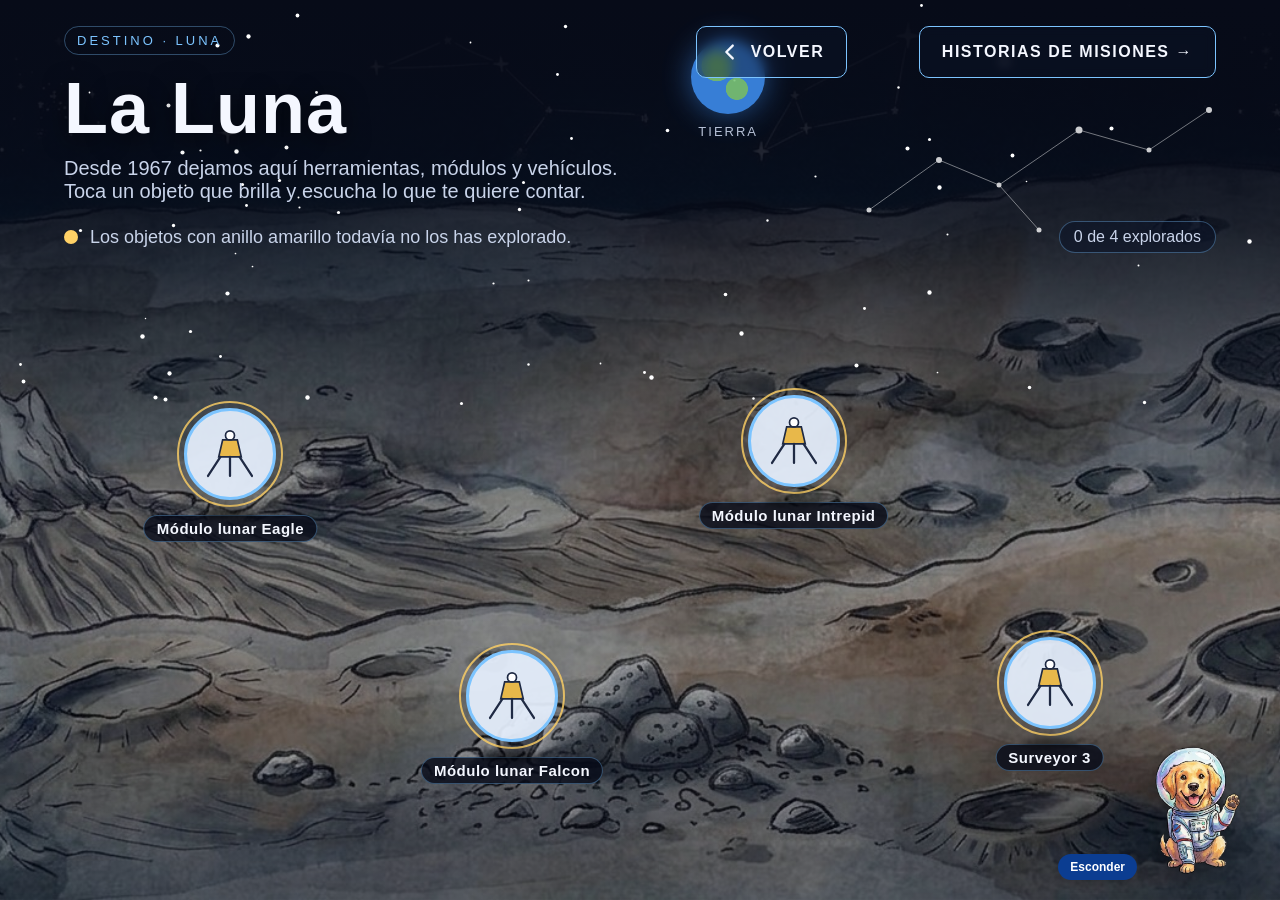
<file: client/luna.html>
<!DOCTYPE html>
<html lang="es">
<head>
  <meta charset="UTF-8">
  <meta name="viewport" content="width=device-width, initial-scale=1.0">
  <title>La Luna · Rastros de la humanidad</title>
  <!-- Página de la LUNA: los objetos que se quedaron ahí.
       Usa: imagenes/luna.jpeg, js/datos.js y js/comun.js (todo dentro de client). -->
  <link rel="preconnect" href="https://fonts.googleapis.com">
  <link href="https://fonts.googleapis.com/css2?family=Comic+Neue:wght@700&display=swap" rel="stylesheet">
  <link rel="stylesheet" href="css/historias.css">
  <style>
    :root {
      --azul: #7CC4FF;          /* bordes y brillos */
      --azul-suave: rgba(124, 196, 255, .35);
      --vidrio: rgba(12, 20, 40, .62);
      --texto: #F4F7FF;
      --texto-suave: #C9D4EA;
      --verde: #5EE2A0;
      --amarillo: #FFD166;
      --gris: #9AA6BD;
    }
    * { box-sizing: border-box; }
    body {
      margin: 0; min-height: 100vh; color: var(--texto);
      font-family: 'Segoe UI', Arial, sans-serif;
      background: #070B18;
      overflow-x: hidden;
    }
    h1, h2, h3, p { margin: 0; }
    :focus-visible { outline: 3px solid var(--amarillo); outline-offset: 4px; }

    /* ---------- Escena: cielo + superficie de la Luna ---------- */
    .escena {
      position: relative; min-height: 100vh; overflow: hidden;
      display: flex; flex-direction: column;
      background:
        linear-gradient(to bottom, #070B18 0%, rgba(7,11,24,.85) 22%, rgba(7,11,24,.15) 55%, rgba(7,11,24,.35) 100%),
        url("imagenes/luna.jpeg") center bottom / cover no-repeat,
        #1B2235;
    }
    /* Estrellas que parpadean */
    .estrellas { position: absolute; inset: 0; pointer-events: none; }
    .estrellas span {
      position: absolute; width: 3px; height: 3px; border-radius: 50%; background: #FFFFFF;
      animation: parpadeo 3s ease-in-out infinite;
    }
    @keyframes parpadeo { 50% { opacity: .2; } }
    .constelacion { position: absolute; top: 90px; right: 4%; width: 380px; max-width: 45%; opacity: .8; pointer-events: none; }
    .tierra-lejos {
      position: absolute; top: 40px; left: 54%; width: 74px; height: 74px; border-radius: 50%;
      background: radial-gradient(circle at 35% 35%, #7CC77A 0 22%, transparent 23%), radial-gradient(circle at 62% 66%, #7CC77A 0 16%, transparent 17%), #3D8BEB;
      box-shadow: 0 0 30px rgba(61,139,235,.6); opacity: .9;
    }
    .tierra-lejos::after { content: "Tierra"; position: absolute; top: 84px; left: 50%; transform: translateX(-50%); font-size: 13px; color: var(--texto-suave); letter-spacing: 2px; text-transform: uppercase; }

    /* ---------- Encabezado ---------- */
    .encabezado {
      position: relative; z-index: 2; width: 100%; max-width: 1200px; margin: 0 auto;
      padding: 26px 24px 0; display: flex; justify-content: space-between; align-items: flex-start; gap: 16px; flex-wrap: wrap;
    }
    .titulo .etiqueta { display: inline-block; font-size: 13px; letter-spacing: 3px; color: var(--azul); border: 1px solid var(--azul-suave); padding: 6px 12px; border-radius: 999px; margin-bottom: 12px; }
    .titulo h1 { font-size: clamp(40px, 6vw, 72px); font-weight: 800; letter-spacing: 1px; text-shadow: 0 4px 24px rgba(0,0,0,.6); }
    .titulo p { font-size: 20px; color: var(--texto-suave); margin-top: 8px; max-width: 560px; }

    /* Botón de borde (como "EXPLORAR DESTINO →") */
    .boton-borde {
      display: inline-flex; align-items: center; gap: 10px;
      min-height: 52px; padding: 0 22px;
      border: 1.5px solid var(--azul); border-radius: 10px;
      background: rgba(12, 20, 40, .45); color: var(--texto);
      font: 600 16px 'Segoe UI', Arial, sans-serif; letter-spacing: 1.5px; text-transform: uppercase;
      text-decoration: none; cursor: pointer;
      backdrop-filter: blur(6px);
      transition: background .2s, box-shadow .2s, transform .2s;
    }
    .boton-borde:hover { background: rgba(124,196,255,.18); box-shadow: 0 0 22px var(--azul-suave); transform: translateY(-2px); }
    .boton-borde svg { width: 22px; height: 22px; }

    /* Pista */
    .pista {
      position: relative; z-index: 2; width: 100%; max-width: 1200px; margin: 18px auto 0; padding: 0 24px;
      display: flex; align-items: center; gap: 12px; color: var(--texto-suave); font-size: 18px;
    }
    .pista .punto { width: 14px; height: 14px; border-radius: 50%; background: var(--amarillo); box-shadow: 0 0 0 0 rgba(255,209,102,.7); animation: pulso 1.8s infinite; }
    .contador { margin-left: auto; border: 1px solid var(--azul-suave); padding: 6px 14px; border-radius: 999px; background: var(--vidrio); font-size: 16px; }

    /* ---------- Objetos perdidos (los robots en la superficie) ---------- */
    /* Zona propia para los objetos, siempre DEBAJO del texto */
    .superficie { position: relative; z-index: 3; flex: 1; min-height: 480px; margin-top: 10px; }
    .objeto {
      position: absolute; transform: translate(-50%, -50%);
      width: 92px; height: 92px; border-radius: 50%;
      border: 3px solid var(--azul); background: rgba(232, 241, 255, .92);
      color: var(--texto);
      display: flex; align-items: center; justify-content: center;
      cursor: pointer; padding: 12px;
      transition: transform .25s cubic-bezier(.3,1.6,.5,1), box-shadow .25s;
      animation: flotar 4s ease-in-out infinite;
    }
    .objeto svg.robot { width: 100%; height: 100%; }
    .objeto::before { /* anillo que late */
      content: ""; position: absolute; inset: -10px; border-radius: 50%;
      border: 2px solid var(--amarillo); opacity: .8; animation: anillo 2.2s ease-out infinite;
    }
    .objeto:hover, .objeto:focus-visible { transform: translate(-50%, -50%) scale(1.15); box-shadow: 0 0 34px rgba(124,196,255,.7); }
    .objeto .nombre {
      position: absolute; top: 104px; left: 50%; transform: translateX(-50%);
      white-space: nowrap; font-size: 15px; font-weight: 600; letter-spacing: .5px;
      background: rgba(7,11,24,.8); border: 1px solid var(--azul-suave); padding: 4px 12px; border-radius: 999px;
    }
    .objeto.visto { border-color: var(--verde); }
    .objeto.visto::before { border-color: var(--verde); animation: none; opacity: .5; }
    .objeto.visto .check { display: flex; }
    .check { display: none; position: absolute; top: -6px; right: -6px; width: 28px; height: 28px; border-radius: 50%; background: var(--verde); color: #0B1A12; align-items: center; justify-content: center; font-weight: 800; font-size: 16px; }
    /* La sombra en el piso */
    .objeto::after { content: ""; position: absolute; bottom: -22px; left: 50%; width: 60px; height: 10px; transform: translateX(-50%); border-radius: 50%; background: rgba(0,0,0,.45); filter: blur(3px); }

    @keyframes flotar { 50% { margin-top: -8px; } }
    @keyframes anillo { from { transform: scale(.85); opacity: .9; } to { transform: scale(1.35); opacity: 0; } }
    @keyframes pulso { 70% { box-shadow: 0 0 0 12px rgba(255,209,102,0); } 100% { box-shadow: 0 0 0 0 rgba(255,209,102,0); } }

    /* ---------- GLOBO DE CÓMIC (sale del robot) ---------- */
    .globo {
      position: absolute; z-index: 5; width: 320px; max-width: calc(100vw - 32px);
      background: #FFFDF5; color: #141A2E;
      border: 3px solid #141A2E; border-radius: 26px;
      padding: 18px 20px 16px;
      box-shadow: 6px 6px 0 #141A2E, 0 0 40px rgba(124,196,255,.35);
      font-family: 'Comic Neue', 'Comic Sans MS', 'Segoe UI', sans-serif;
      animation: pop .35s cubic-bezier(.3,1.7,.5,1);
    }
    @keyframes pop { from { transform: scale(.5); opacity: 0; } }
    /* La colita del globo */
    .globo::after {
      content: ""; position: absolute; width: 24px; height: 24px;
      background: #FFFDF5; border: 3px solid #141A2E;
      left: var(--colita, 50%); margin-left: -12px;
    }
    .globo.arriba::after { bottom: -15px; border-top: 0; border-left: 0; transform: rotate(45deg); }
    .globo.abajo::after  { top: -15px; border-bottom: 0; border-right: 0; transform: rotate(45deg); }
    .globo .quien { font-size: 15px; font-weight: 700; letter-spacing: 1px; text-transform: uppercase; color: #3B6FD8; margin-bottom: 6px; }
    .globo .dice { font-size: 21px; line-height: 1.4; font-weight: 700; min-height: 88px; }
    .globo .dice .cursor { display: inline-block; width: 2px; height: 1em; background: #141A2E; vertical-align: -2px; animation: parpadeo 1s steps(1) infinite; }
    .globo .botones { display: flex; gap: 8px; margin-top: 12px; flex-wrap: wrap; }
    .globo button {
      font: 700 16px 'Comic Neue', 'Segoe UI', sans-serif; cursor: pointer;
      min-height: 44px; padding: 0 14px; border-radius: 14px;
      border: 2.5px solid #141A2E; background: #FFFFFF; color: #141A2E;
      box-shadow: 3px 3px 0 #141A2E; display: inline-flex; align-items: center; gap: 6px;
      transition: transform .1s;
    }
    .globo button:active { transform: translate(2px, 2px); box-shadow: 1px 1px 0 #141A2E; }
    .globo button.principal { background: #FFD166; }
    .globo button svg { width: 18px; height: 18px; }
    .globo .x { position: absolute; top: 8px; right: 8px; width: 36px; min-height: 36px; padding: 0; justify-content: center; box-shadow: none; border-width: 2px; border-radius: 50%; }

    /* ---------- MINI LIBRO (al dar "Conocer más") ---------- */
    .fondo-ventana {
      position: fixed; inset: 0; z-index: 10; display: none;
      align-items: center; justify-content: center; padding: 16px;
      background: rgba(3, 6, 15, .65); backdrop-filter: blur(3px);
    }
    .fondo-ventana.abierta { display: flex; }
    .libro {
      position: relative; width: 720px; max-width: 100%; max-height: 94vh; overflow-y: auto;
      border: 1.5px solid var(--azul); border-radius: 22px;
      background: rgba(10, 17, 35, .95); box-shadow: 0 0 60px rgba(124,196,255,.25);
      padding: 24px 28px; display: flex; flex-direction: column; gap: 18px;
      animation: aparecer .35s cubic-bezier(.3,1.4,.5,1);
    }
    @keyframes aparecer { from { opacity: 0; transform: translateY(20px) scale(.96); } }
    /* Que nada se encoja ni se encime: si no cabe, la ventana hace scroll */
    .libro > * { flex-shrink: 0; }
    .libro .cabeza { display: flex; align-items: center; gap: 16px; padding-right: 52px; }
    .libro .mini { width: 86px; height: 86px; flex-shrink: 0; border-radius: 50%; background: rgba(232,241,255,.95); border: 3px solid var(--azul); display: flex; align-items: center; justify-content: center; padding: 10px; }
    .libro .mini svg { width: 100%; height: 100%; }
    .libro h2 { font-size: 30px; font-weight: 800; line-height: 1.1; }
    .estado { display: inline-flex; align-items: center; gap: 8px; font-size: 14px; padding: 4px 12px; border-radius: 999px; border: 1px solid var(--azul-suave); margin-top: 6px; }
    .estado i { width: 11px; height: 11px; border-radius: 50%; }
    .pagina {
      min-height: 190px; display: flex; align-items: center; justify-content: center; text-align: center;
      font-size: clamp(22px, 3vw, 28px); line-height: 1.5; font-weight: 600;
      padding: 18px; border-radius: 18px; background: rgba(124,196,255,.07); border: 1px dashed var(--azul-suave);
    }
    .pagina.final { flex-direction: column; gap: 14px; font-size: 18px; font-weight: 400; text-align: left; align-items: stretch; }
    .ficha { display: grid; grid-template-columns: repeat(3, 1fr); gap: 10px; }
    .ficha div { border: 1px solid var(--azul-suave); border-radius: 14px; padding: 12px; text-align: center; display: flex; flex-direction: column; gap: 4px; }
    .ficha small { color: var(--texto-suave); font-size: 13px; text-transform: uppercase; letter-spacing: 1px; }
    .ficha b { font-size: 17px; }
    .dato { border-left: 3px solid var(--amarillo); padding: 10px 14px; background: rgba(255,209,102,.08); border-radius: 0 10px 10px 0; font-size: 18px; }
    .dato strong { color: var(--amarillo); }
    .navegar { display: flex; align-items: center; justify-content: space-between; gap: 10px; flex-wrap: wrap; }
    .navegar .boton-borde { padding: 0 16px; }
    .puntos { display: flex; gap: 8px; }
    .puntos span { width: 11px; height: 11px; border-radius: 6px; background: rgba(124,196,255,.3); }
    .puntos span.activo { width: 28px; background: var(--amarillo); }
    .flecha { width: 54px; height: 54px; border-radius: 50%; border: 1.5px solid var(--azul); background: transparent; color: var(--texto); cursor: pointer; display: flex; align-items: center; justify-content: center; }
    .flecha:hover:not(:disabled) { background: rgba(124,196,255,.18); }
    .flecha:disabled { opacity: .3; cursor: default; }
    .flecha svg { width: 24px; height: 24px; }
    .cerrar { position: absolute; top: 14px; right: 14px; width: 46px; height: 46px; border-radius: 50%; border: 1.5px solid var(--azul); background: transparent; color: var(--texto); cursor: pointer; display: flex; align-items: center; justify-content: center; }
    .cerrar:hover { background: rgba(124,196,255,.18); }
    .cerrar svg { width: 20px; height: 20px; }

    @media (max-width: 760px) {
      .ficha { grid-template-columns: 1fr; }
      .libro { padding: 20px; }
      .libro h2 { font-size: 24px; }
      .libro .mini { width: 64px; height: 64px; }
      .pagina { min-height: 150px; font-size: 21px; }
      .navegar .boton-borde { order: 3; width: 100%; justify-content: center; }
      .ficha div { padding: 8px; }
      .objeto { width: 72px; height: 72px; }
      .objeto .nombre { top: 80px; font-size: 13px; white-space: normal; width: 112px; text-align: center; }
      .constelacion, .tierra-lejos { display: none; }
      .contador { margin-left: 0; }
      .pista { flex-wrap: wrap; }
    }
    @media (prefers-reduced-motion: reduce) { * { animation: none !important; transition: none !important; } }
  </style>
</head>
<body>
  <main class="escena" id="escena">
    <div class="estrellas" id="estrellas" aria-hidden="true"></div>
    <div class="tierra-lejos" aria-hidden="true"></div>
    <svg class="constelacion" viewBox="0 0 380 160" aria-hidden="true">
      <g stroke="rgba(255,255,255,.55)" stroke-width="1" fill="none">
        <path d="M20 120 L90 70 L150 95 L230 40 L300 60 L360 20"/>
        <path d="M150 95 L190 140"/>
      </g>
      <g fill="#FFFFFF">
        <circle cx="20" cy="120" r="2.5"/><circle cx="90" cy="70" r="3"/><circle cx="150" cy="95" r="2.5"/>
        <circle cx="230" cy="40" r="3.5"/><circle cx="300" cy="60" r="2.5"/><circle cx="360" cy="20" r="3"/><circle cx="190" cy="140" r="2.5"/>
      </g>
    </svg>
    <script src="js/mascota-nasa.js"></script>
    <header class="encabezado">
      <div class="titulo">
        <span class="etiqueta">DESTINO · LUNA</span>
        <h1>La Luna</h1>
        <p>Desde 1967 dejamos aquí herramientas, módulos y vehículos. Toca un objeto que brilla y escucha lo que te quiere contar.</p>
      </div>
      <a class="boton-borde" href="../index.html">
        <svg viewBox="0 0 24 24" aria-hidden="true"><path d="M15 5l-7 7 7 7" fill="none" stroke="currentColor" stroke-width="2.5" stroke-linecap="round" stroke-linejoin="round"/></svg>
        Volver
      </a>
      <a class="boton-borde" href="historias.html?destino=luna">
        Historias de misiones →
      </a>
    </header>

    <div class="pista">
      <span class="punto" aria-hidden="true"></span>
      <span>Los objetos con anillo amarillo todavía no los has explorado.</span>
      <span class="contador" id="contador" aria-live="polite">0 de 4 explorados</span>
    </div>

    <div class="superficie" id="superficie"></div>
  </main>

  <div class="fondo-ventana" id="fondo-ventana">
    <article class="libro" role="dialog" aria-modal="true" aria-labelledby="nombre-robot" id="ventana"></article>
  </div>

  <script src="js/datos.js"></script>
  <script src="js/comun.js"></script>
  <script>
    /* =========================================================
       Dónde quedó cada objeto en la imagen (en %, horizontal / vertical)
       y el nombre del lugar real en la Luna.
       Muevan los números si quieren acomodarlos sobre su fondo.
       ========================================================= */
    const SITIOS = {
      "eagle":      { x: 18, y: 30, sitio: "Mar de la Tranquilidad" },
      "falcon":     { x: 40, y: 68, sitio: "Montes Apeninos" },
      "intrepid":   { x: 62, y: 28, sitio: "Océano de las Tormentas" },
      "surveyor-3": { x: 82, y: 66, sitio: "Océano de las Tormentas" }
    };

    const objetosLuna = EXPLORADORES.filter(e => e.lugar === "luna");
    const superficie = document.getElementById("superficie");
    const fondoVentana = document.getElementById("fondo-ventana");
    const ventana = document.getElementById("ventana");
    let vistos = [];
    try {
      const guardados = JSON.parse(localStorage.getItem("luna-vistos")) || [];
      vistos = guardados.filter(id => objetosLuna.some(objeto => objeto.id === id));
    } catch (e) {}

    // Estrellitas en el cielo
    const estrellas = document.getElementById("estrellas");
    for (let i = 0; i < 70; i++) {
      const s = document.createElement("span");
      s.style.left = Math.random() * 100 + "%";
      s.style.top = Math.random() * 45 + "%";
      s.style.animationDelay = Math.random() * 3 + "s";
      s.style.transform = `scale(${0.5 + Math.random()})`;
      estrellas.appendChild(s);
    }

    // Poner cada objeto sobre la superficie
    function pintarObjetos() {
      superficie.innerHTML = objetosLuna.map((e, i) => {
        const p = SITIOS[e.id] || { x: 20 + i * 20, y: 50 };
        return `<button class="objeto ${vistos.includes(e.id) ? "visto" : ""}" style="left:${p.x}%;top:${p.y}%;animation-delay:${i * .6}s"
                  data-id="${e.id}" aria-label="${e.nombre}${vistos.includes(e.id) ? ", ya explorado" : ""}">
                  <svg class="robot" viewBox="0 0 120 100" aria-hidden="true"><use href="#dib-${e.dibujo}"/></svg>
                  <span class="check" aria-hidden="true">✓</span>
                  <span class="nombre">${e.nombre}</span>
                </button>`;
      }).join("");
      superficie.querySelectorAll(".objeto").forEach(b => b.onclick = () => abrir(b.dataset.id));
      document.getElementById("contador").textContent = `${vistos.length} de ${objetosLuna.length} explorados`;
    }

    /* =========================================================
       GLOBO DE CÓMIC: el robot "habla" letra por letra
       ========================================================= */
    let globoActual = null, escribiendo = null;
    const sinMovimiento = matchMedia("(prefers-reduced-motion: reduce)").matches;

    function cerrarGlobo() {
      clearInterval(escribiendo);
      if (globoActual) { globoActual.remove(); globoActual = null; }
      callar();
    }

    function abrir(id) {
      cerrarGlobo();
      const e = objetosLuna.find(x => x.id === id);
      const p = SITIOS[e.id] || { x: 50, y: 50 };
      const boton = superficie.querySelector(`.objeto[data-id="${id}"]`);

      // Marcar como explorado
      if (!vistos.includes(id)) {
        vistos.push(id);
        try { localStorage.setItem("luna-vistos", JSON.stringify(vistos)); } catch (err) {}
        boton.classList.add("visto");
        document.getElementById("contador").textContent = `${vistos.length} de ${objetosLuna.length} explorados`;
      }

      const globo = document.createElement("div");
      globo.className = "globo";
      globo.setAttribute("role", "dialog");
      globo.setAttribute("aria-label", `${e.nombre} te dice`);
      globo.innerHTML = `
        <button class="x" aria-label="Cerrar globo"><svg viewBox="0 0 24 24" aria-hidden="true"><path d="M6 6l12 12M18 6L6 18" stroke="currentColor" stroke-width="3" stroke-linecap="round"/></svg></button>
        <p class="quien">${e.nombre} dice:</p>
        <p class="dice" aria-live="polite"><span class="texto"></span><span class="cursor" aria-hidden="true"></span></p>
        <div class="botones">
          <button class="principal" data-accion="mas">Conocer más →</button>
          <button data-accion="voz"><svg viewBox="0 0 24 24" aria-hidden="true"><use href="#bocina"/></svg>Escuchar</button>
        </div>`;
      superficie.appendChild(globo);
      globoActual = globo;

      // Medir el globo ya con todo el texto (luego se borra para escribirlo letra por letra)
      const frase = e.paginas[0];
      globo.querySelector(".texto").textContent = frase;

      // Colocar el globo junto al robot (arriba o abajo, sin salirse de la pantalla)
      const zona = superficie.getBoundingClientRect();
      const r = boton.getBoundingClientRect();
      const centroX = r.left + r.width / 2 - zona.left;
      const ancho = globo.offsetWidth;
      let izquierda = Math.min(Math.max(centroX - ancho / 2, 12), zona.width - ancho - 12);
      globo.style.left = izquierda + "px";
      globo.style.setProperty("--colita", Math.min(Math.max(centroX - izquierda, 30), ancho - 30) + "px");
      // Abajo del robot (dejando ver su nombre) si cabe; si no, arriba
      const alto = globo.offsetHeight;
      const espacioAbajo = zona.height - (r.bottom - zona.top) - 66;
      if (alto <= espacioAbajo) {
        globo.classList.add("abajo");
        globo.style.top = (r.bottom - zona.top + 62) + "px";
      } else {
        globo.classList.add("arriba");     // se ancla por abajo: crece hacia arriba
        globo.style.bottom = (zona.height - (r.top - zona.top) + 26) + "px";
      }

      // Escribir el texto letra por letra
      const destino = globo.querySelector(".texto");
      if (sinMovimiento) { destino.textContent = frase; }
      else {
        destino.textContent = "";
        let i = 0;
        escribiendo = setInterval(() => {
          destino.textContent = frase.slice(0, ++i);
          if (i >= frase.length) clearInterval(escribiendo);
        }, 28);
      }

      globo.querySelector(".x").onclick = cerrarGlobo;
      globo.querySelector('[data-accion="voz"]').onclick = () => hablar(frase);
      globo.querySelector('[data-accion="mas"]').onclick = () => { cerrarGlobo(); abrirLibro(e, 0); };
      globo.querySelector('[data-accion="mas"]').focus();
    }

    /* =========================================================
       MINI LIBRO: una página corta a la vez
       ========================================================= */
    function abrirLibro(e, pagina) {
      callar();
      const sitio = (SITIOS[e.id] || {}).sitio || "La Luna";
      const total = e.paginas.length + 1;          // + la página final con la ficha
      const esFinal = pagina === e.paginas.length;
      const puntos = Array.from({ length: total }, (_, i) => `<span class="${i === pagina ? "activo" : ""}"></span>`).join("");

      ventana.innerHTML = `
        <button class="cerrar" id="cerrar" aria-label="Cerrar">
          <svg viewBox="0 0 24 24" aria-hidden="true"><path d="M6 6l12 12M18 6L6 18" stroke="currentColor" stroke-width="2.5" stroke-linecap="round"/></svg>
        </button>
        <div class="cabeza">
          <div class="mini"><svg viewBox="0 0 120 100" aria-hidden="true"><use href="#dib-${e.dibujo}"/></svg></div>
          <div>
            <h2 id="nombre-robot">${e.nombre}</h2>
            <span class="estado"><i style="background:${e.estado === "funciona" ? "var(--verde)" : "var(--gris)"}"></i>${e.estadoTexto}</span>
          </div>
        </div>
        ${esFinal ? `
          <div class="pagina final">
            <div class="ficha">
              <div><small>Llegó en</small><b>${e.anio}</b></div>
              <div><small>Dónde quedó</small><b>${sitio}</b></div>
              <div><small>Hoy</small><b>${e.estadoTexto}</b></div>
            </div>
            <p class="dato"><strong>Dato real:</strong> ${e.dato}</p>
          </div>` : `
          <p class="pagina" aria-live="polite">${e.paginas[pagina]}</p>`}
        <div class="navegar">
          <button class="flecha" id="anterior" aria-label="Página anterior" ${pagina === 0 ? "disabled" : ""}>
            <svg viewBox="0 0 24 24" aria-hidden="true"><path d="M15 5l-7 7 7 7" fill="none" stroke="currentColor" stroke-width="2.5" stroke-linecap="round" stroke-linejoin="round"/></svg>
          </button>
          <button class="boton-borde" id="escuchar"><svg viewBox="0 0 24 24" aria-hidden="true"><use href="#bocina"/></svg>Escuchar</button>
          <div class="puntos" aria-label="Página ${pagina + 1} de ${total}">${puntos}</div>
          <button class="flecha" id="siguiente" aria-label="${esFinal ? "Siguiente objeto" : "Página siguiente"}">
            <svg viewBox="0 0 24 24" aria-hidden="true"><path d="M9 5l7 7-7 7" fill="none" stroke="currentColor" stroke-width="2.5" stroke-linecap="round" stroke-linejoin="round"/></svg>
          </button>
        </div>`;
      fondoVentana.classList.add("abierta");

      document.getElementById("cerrar").onclick = cerrar;
      document.getElementById("anterior").onclick = () => abrirLibro(e, pagina - 1);
      document.getElementById("siguiente").onclick = () => {
        if (!esFinal) return abrirLibro(e, pagina + 1);
        cerrar();                                   // al final: pasar al siguiente objeto
        const i = objetosLuna.indexOf(e);
        abrir(objetosLuna[(i + 1) % objetosLuna.length].id);
      };
      document.getElementById("escuchar").onclick = () =>
        hablar(esFinal ? `Llegó en ${e.anio}. Quedó en ${sitio}. Hoy: ${e.estadoTexto}. Dato real: ${e.dato}` : e.paginas[pagina]);
      document.getElementById("siguiente").focus();
    }
    function cerrar() { callar(); fondoVentana.classList.remove("abierta"); }

    // Cerrar el globo al tocar fuera de él
    document.addEventListener("click", ev => {
      if (globoActual && !globoActual.contains(ev.target) && !ev.target.closest(".objeto, .fondo-ventana")) cerrarGlobo();
    });
    fondoVentana.onclick = ev => { if (ev.target === fondoVentana) cerrar(); };
    document.addEventListener("keydown", ev => { if (ev.key === "Escape") { cerrar(); cerrarGlobo(); } });

    pintarObjetos();
  </script>
</body>
</html>
</file>
<file: client/css/index.css>
* {
    margin: 0;
    padding: 0;
    box-sizing: border-box;
}

body {
    font-family: Arial, sans-serif;
    background: #050914;
    color: white;
    overflow-x: hidden;
    transition: background 0.5s;
}

/* FONDO */

.fondo {
    position: fixed;
    inset: 0;
    z-index: -2;
    background:
        radial-gradient(circle at 75% 30%,
        #19345b 0%, transparent 35%),
        radial-gradient(circle at 20% 80%,
        #111e38 0%, transparent 40%),
        #050914;
    transition: background 0.4s ease-in-out;
}

.fondo::before {
    content: "";
    position: absolute;
    inset: 0;
    background:
        linear-gradient(#100b1240, #100b1240),
        url("../imagenes/espacio.jpg") center / cover no-repeat;
    opacity: var(--opacidad-fondo, 1);
    transition: opacity 0.4s ease-in-out;
}

.fondo.marte {
    background:
        radial-gradient(circle at 75% 30%,
        #773b28 0%, transparent 40%),
        #100b12;
}

.fondo.marte::before {
    background:
        linear-gradient(#100b1240, #100b1240),
        url("../imagenes/Marte.jpeg") center / cover no-repeat;
}

.fondo.lejos::before {
    background:
        linear-gradient(#100b1240, #100b1240),
        url("../imagenes/glaaa.jpg") center / cover no-repeat;
}

.fondo.luna {
    background:
        radial-gradient(circle at 75% 30%,
        #687080 0%, transparent 40%),
        #080b13;
}

.fondo.luna::before {
    background:
        linear-gradient(#080b1340, #080b1340),
        url("../imagenes/luna.jpeg") center / cover no-repeat;
}

.fondo.tierra {
    background:
        radial-gradient(circle at 75% 30%,
        #126b8c 0%, transparent 40%),
        #050914;
}

.fondo.tierra::before {
    background:
        linear-gradient(#05091440, #05091440),
        url("../imagenes/Tierra.jpeg") center / cover no-repeat;
}

/* NAVEGACION */

header {
    position: sticky;
    top: 0;
    z-index: 40;
    width: 100%;
    padding: 25px 7%;
    display: flex;
    justify-content: space-between;
    align-items: center;
    border-bottom: 1px solid #ffffff20;
    background: rgba(5, 9, 20, 0.92);
    backdrop-filter: blur(12px);
}

.logo {
    font-size: 25px;
    font-weight: bold;
    letter-spacing: 2px;
}

.logo span {
    color: #55b9fa;
}

.nav-toggle {
    display: none;
    width: 44px;
    height: 44px;
    padding: 10px;
    border: 1px solid rgba(85, 185, 250, 0.35);
    border-radius: 10px;
    background: rgba(12, 30, 54, 0.85);
    cursor: pointer;
}

.nav-toggle span {
    display: block;
    height: 2px;
    margin: 4px 0;
    border-radius: 2px;
    background: #dcecff;
}

.nav-toggle:focus-visible {
    outline: 2px solid #55b9fa;
    outline-offset: 3px;
}

nav {
    display: flex;
    align-items: center;
    flex-wrap: wrap;
    justify-content: center;
    gap: 12px;
}

nav a {
    display: inline-flex;
    min-height: 42px;
    align-items: center;
    justify-content: center;
    padding: 10px 18px;
    border: 1px solid rgba(85, 185, 250, 0.28);
    border-radius: 999px;
    background: rgba(12, 30, 54, 0.72);
    color: #dcecff;
    font-size: 14px;
    font-weight: 600;
    text-decoration: none;
    transition: color 0.25s, background 0.25s, border-color 0.25s, box-shadow 0.25s, transform 0.25s;
}

nav a:hover {
    color: white;
    border-color: #55b9fa;
    background: linear-gradient(135deg, #238bd1, #12639c);
    box-shadow: 0 6px 18px rgba(35, 139, 209, 0.3);
    transform: translateY(-2px);
}

nav a:active {
    transform: translateY(0) scale(0.98);
}

nav a:focus-visible {
    outline: 2px solid #55b9fa;
    outline-offset: 3px;
}

.nav-dropdown {
    position: relative;
}

.nav-dropdown > summary {
    display: inline-flex;
    min-height: 42px;
    align-items: center;
    justify-content: center;
    padding: 10px 18px;
    border: 1px solid rgba(85, 185, 250, 0.28);
    border-radius: 999px;
    background: rgba(12, 30, 54, 0.72);
    color: #dcecff;
    font-size: 14px;
    font-weight: 600;
    list-style: none;
    cursor: pointer;
    transition: color 0.25s, background 0.25s, border-color 0.25s, box-shadow 0.25s, transform 0.25s;
}

.nav-dropdown > summary::-webkit-details-marker {
    display: none;
}

.nav-dropdown > summary::after {
    content: "▾";
    margin-left: 9px;
    color: #55b9fa;
}

.nav-dropdown[open] > summary,
.nav-dropdown > summary:hover {
    border-color: #55b9fa;
    background: linear-gradient(135deg, #238bd1, #12639c);
    color: white;
    box-shadow: 0 6px 18px rgba(35, 139, 209, 0.3);
}

.nav-dropdown > summary:focus-visible {
    outline: 2px solid #55b9fa;
    outline-offset: 3px;
}

.nav-dropdown-menu {
    position: absolute;
    top: calc(100% + 8px);
    left: 0;
    z-index: 20;
    min-width: 160px;
    padding: 8px;
    border: 1px solid rgba(85, 185, 250, 0.35);
    border-radius: 14px;
    background: rgba(7, 17, 34, 0.97);
    box-shadow: 0 12px 28px rgba(0, 0, 0, 0.4);
}

.nav-dropdown-menu a {
    width: 100%;
    justify-content: flex-start;
    border-color: transparent;
    border-radius: 9px;
    background: transparent;
}

.nav-dropdown-menu a:hover {
    transform: none;
    box-shadow: none;
}

/* PORTADA */

.hero {
    min-height: 600px;
    padding: 120px 10%;
    display: flex;
    align-items: center;
}

.hero-content {
    max-width: 650px;
}

.etiqueta {
    color: #62c6ff;
    letter-spacing: 4px;
    font-size: 13px;
    margin-bottom: 25px;
}

h1 {
    font-size: clamp(45px, 7vw, 85px);
    line-height: 1.05;
    margin-bottom: 25px;
}

.hero p {
    color: #aebbd0;
    font-size: 18px;
    line-height: 1.7;
    margin-bottom: 35px;
}

.boton {
    display: inline-block;
    padding: 16px 30px;
    background: #238bd1;
    color: white;
    text-decoration: none;
    border-radius: 5px;
    transition: 0.3s;
}

.boton:hover {
    background: #55b9fa;
    transform: translateY(-4px);
}

/* SECCIONES */

.seccion {
    padding: 80px 8%;
}

.titulo-seccion {
    font-size: 35px;
    margin-bottom: 15px;
}

.descripcion {
    color: #9daec4;
    margin-bottom: 45px;
}

/* CARRUSEL */

.galeria {
    padding: 45px 8% 20px;
}

.galeria + .seccion {
    padding-top: 40px;
}

.galeria-encabezado {
    margin-bottom: 25px;
}

.galeria-encabezado .etiqueta {
    margin-bottom: 12px;
}

.carrusel {
    position: relative;
    max-width: 1200px;
    margin: 0 auto;
}

.carrusel-ventana {
    overflow: hidden;
    border: 1px solid #ffffff25;
    border-radius: 14px;
}

.carrusel-pista {
    display: flex;
    transition: transform 0.6s ease;
}

.carrusel-foto {
    flex: 0 0 100%;
    height: clamp(280px, 48vw, 560px);
    position: relative;
}

.carrusel-foto::after {
    content: "";
    position: absolute;
    inset: 40% 0 0;
    background: linear-gradient(transparent, #050914d9);
}

.carrusel-foto img {
    width: 100%;
    height: 100%;
    object-fit: cover;
    display: block;
}

.carrusel-texto {
    position: absolute;
    z-index: 1;
    left: clamp(22px, 5vw, 60px);
    bottom: clamp(22px, 5vw, 55px);
}

.carrusel-texto span {
    color: #8bd5ff;
    letter-spacing: 3px;
    font-size: 12px;
}

.carrusel-texto h3 {
    margin-top: 8px;
    font-size: clamp(28px, 5vw, 48px);
}

.carrusel-flecha {
    position: absolute;
    z-index: 2;
    top: 50%;
    width: 46px;
    height: 46px;
    border: 1px solid #ffffff70;
    border-radius: 50%;
    background: #050914a6;
    color: white;
    font-size: 18px;
    cursor: pointer;
    transform: translateY(-50%);
    transition: background 0.2s, border-color 0.2s;
}

.carrusel-flecha:hover {
    background: #238bd1;
    border-color: #55b9fa;
}

.carrusel-anterior {
    left: 18px;
}

.carrusel-siguiente {
    right: 18px;
}

.carrusel-puntos {
    display: flex;
    justify-content: center;
    gap: 10px;
    margin-top: 18px;
}

.carrusel-punto {
    width: 9px;
    height: 9px;
    padding: 0;
    border: 0;
    border-radius: 50%;
    background: #8391a5;
    cursor: pointer;
    transition: width 0.2s, background 0.2s;
}

.carrusel-punto.activo {
    width: 26px;
    border-radius: 6px;
    background: #55b9fa;
}

/* TARJETAS */

.tarjetas {
    display: grid;
    grid-template-columns: repeat(2, 1fr);
    gap: 25px;
}

.tarjeta-juegos {
    --imagen-normal: url("../imagenes/nave noche.jpg");
    --imagen-hover: url("../imagenes/nave dia.jpg");
}

.tarjeta-luna {
    --imagen-normal: url("../imagenes/apollo noche.jpg");
    --imagen-hover: url("../imagenes/apolo dia.jpg");
}

.tarjeta-marte {
    --imagen-normal: url("../imagenes/opportunity2.jpg");
    --imagen-hover: url("../imagenes/opportunity.jpg");
}

.tarjeta-lejos {
    --imagen-normal: url("../imagenes/satelite.jpg");
    --imagen-hover: url("../imagenes/satelite dia.jpg");
}

.tarjeta-tierra {
    --imagen-normal: url("../imagenes/satelite.jpg");
    --imagen-hover: url("../imagenes/satelite dia.jpg");
}

.tarjeta {
    display: block;
    position: relative;
    aspect-ratio: 16 / 10;
    padding: 2em 1.2em;
    border: 1px solid #ffffff25;
    border-radius: 10px;
    overflow: hidden;
    isolation: isolate;
    background-image:
        linear-gradient(#0003, #0009),
        var(--imagen-normal);
    background-size: cover;
    background-position: center;
    font-family: Arial, Helvetica, sans-serif;
    transition: transform 0.4s, border-color 0.4s;
    cursor: pointer;
}

.tarjeta::before {
    content: "";
    position: absolute;
    z-index: 0;
    inset: 0;
    background-image:
        linear-gradient(#0003, #0009),
        var(--imagen-hover);
    background-size: cover;
    background-position: center;
    clip-path: circle(0 at 100% 0);
    transition: clip-path 0.5s ease-out;
}

.tarjeta:hover {
    transform: translateY(-8px);
    border-color: #55b9fa;
}

.tarjeta:hover::before {
    clip-path: circle(150% at 100% 0);
}

.card-title,
.small-desc {
    position: relative;
    z-index: 1;
    color: white;
}

.card-title {
    font-size: 1.5em;
    font-weight: 700;
    margin-bottom: 0.5em;
}

.small-desc {
    font-size: 1em;
    line-height: 1.5em;
    color: rgba(255, 255, 255, 0.9);
}

.go-corner {
    display: flex;
    align-items: center;
    justify-content: center;
    position: absolute;
    z-index: 2;
    top: 0;
    right: 0;
    width: 2em;
    height: 2em;
    background: transparent;
    border-radius: 0 4px 0 32px;
}

.go-arrow {
    margin-top: -4px;
    margin-right: -4px;
    color: white;
    font-family: courier, sans-serif;
}

/* ARCHIVO DE VIDEOS */

.archivo-videos {
    margin-top: 70px;
}

.archivo-videos-encabezado {
    margin-bottom: 25px;
}

.archivo-videos-encabezado .etiqueta {
    margin-bottom: 12px;
}

.archivo-videos-encabezado .descripcion {
    margin-bottom: 0;
}

.archivo-videos-grid {
    display: grid;
    grid-template-columns: repeat(3, minmax(0, 1fr));
    gap: 25px;
}

.archivo-video {
    overflow: hidden;
    border: 1px solid #ffffff25;
    border-radius: 12px;
    background: rgba(8, 18, 34, 0.88);
    box-shadow: 0 16px 36px #0005;
    transition: transform 0.3s, border-color 0.3s;
}

.archivo-video:hover {
    transform: translateY(-5px);
    border-color: #55b9fa80;
}

.archivo-video-reproductor {
    aspect-ratio: 16 / 9;
    background: #000;
}

.archivo-video-reproductor iframe {
    display: block;
    width: 100%;
    height: 100%;
    border: 0;
}

.archivo-video-contenido {
    padding: 20px;
}

.archivo-video-fecha {
    margin-bottom: 8px;
    color: #8bd5ff;
    font-size: 12px;
    letter-spacing: 1px;
    text-transform: uppercase;
}

.archivo-video-contenido h3 {
    margin-bottom: 10px;
    font-size: 19px;
}

.archivo-video-contenido > p:last-child {
    color: #aebbd0;
    font-size: 14px;
    line-height: 1.6;
}

/* MODAL */

.modal {
    display: none;
    position: fixed;
    inset: 0;
    background: #000c;
    z-index: 10;
    justify-content: center;
    align-items: center;
    padding: 20px;
}

.modal-contenido {
    max-width: 500px;
    width: 100%;
    padding: 35px;
    border: 1px solid #55b9fa;
    border-radius: 12px;
    background: #101c30;
}

.modal-contenido h2 {
    margin-bottom: 20px;
}

.modal-contenido p {
    color: #c1cede;
    line-height: 1.7;
    margin-bottom: 25px;
}

.cerrar {
    float: right;
    cursor: pointer;
    font-size: 25px;
}

/* PIE */

footer {
    padding: 40px;
    text-align: center;
    border-top: 1px solid #ffffff20;
    color: #8796aa;
}

.footer-subtitulo {
    margin-top: 10px;
}

@media(max-width: 800px) {
    header {
        flex-wrap: wrap;
        gap: 0 12px;
    }

    .logo {
        margin-right: auto;
    }

    .nav-toggle {
        display: block;
    }

    nav {
        display: none;
        flex: 0 0 100%;
        flex-direction: column;
        align-items: stretch;
        gap: 8px;
        padding-top: 16px;
    }

    nav.is-open {
        display: flex;
    }

    nav > a,
    .nav-dropdown > summary {
        width: 100%;
        justify-content: center;
    }

    .nav-dropdown-menu {
        position: static;
        margin-top: 8px;
    }

    .nav-dropdown-menu a {
        justify-content: flex-start;
    }

    .hero {
        padding: 90px 7%;
    }

    .tarjetas {
        grid-template-columns: 1fr;
    }

    .archivo-videos-grid {
        grid-template-columns: 1fr;
    }

    .archivo-videos {
        margin-top: 55px;
    }

    .galeria {
        padding: 30px 7% 15px;
    }

    .galeria + .seccion {
        padding-top: 30px;
    }

    .carrusel-flecha {
        width: 38px;
        height: 38px;
    }

    .carrusel-anterior {
        left: 12px;
    }

    .carrusel-siguiente {
        right: 12px;
    }
}

@media (prefers-reduced-motion: reduce) {
    .carrusel-pista {
        transition: none;
    }
}
</file>
<file: client/css/historias.css>
.historias-body {
    min-height: 100vh;
    background: #050914;
    color: #fff;
}

.historias-header {
    display: flex;
    align-items: center;
    justify-content: space-between;
    gap: 20px;
    padding: 22px 7%;
    border-bottom: 1px solid #ffffff20;
}

.historias-header .logo {
    color: #fff;
    text-decoration: none;
}

.historias-volver {
    color: #c6d0df;
    text-decoration: none;
}

.historias-volver:hover {
    color: #fff;
}

.historias-contenedor {
    width: min(1120px, 86%);
    margin: 0 auto;
    padding: 76px 0 100px;
}

.historias-etiqueta {
    color: #62c6ff;
    font-size: 13px;
    letter-spacing: 4px;
    text-transform: uppercase;
}

.historias-contenedor > h1 {
    margin: 14px 0;
    font-size: clamp(38px, 6vw, 64px);
    line-height: 1.08;
}

.historias-descripcion {
    max-width: 700px;
    margin-bottom: 38px;
    color: #aebbd0;
    font-size: 18px;
    line-height: 1.65;
}

.historias-lista {
    display: grid;
    grid-template-columns: repeat(2, minmax(0, 1fr));
    gap: 25px;
}

.historia-tarjeta {
    min-height: 270px;
    aspect-ratio: 16 / 10;
    padding: 28px;
    color: #fff;
    background-image:
        linear-gradient(90deg, rgba(5, 9, 20, .88), rgba(5, 9, 20, .58) 65%, rgba(5, 9, 20, .24)),
        var(--imagen-normal);
    display: flex;
    flex-direction: column;
    align-items: flex-start;
    gap: 14px;
    text-decoration: none;
}

.historia-tarjeta::before {
    background-image:
        linear-gradient(90deg, rgba(5, 9, 20, .88), rgba(5, 9, 20, .58) 65%, rgba(5, 9, 20, .24)),
        var(--imagen-hover);
}

.historia-tarjeta .historias-etiqueta,
.historia-tarjeta .historia-etiqueta {
    position: relative;
    z-index: 1;
    color: #8bd5ff;
    font-size: 12px;
    letter-spacing: 1.5px;
}

.historia-tarjeta .card-title {
    margin-bottom: 0;
    font-size: clamp(22px, 3vw, 30px);
    line-height: 1.2;
}

.historia-leer {
    margin-top: auto;
}

.historia-lectura {
    max-width: 820px;
    margin: 0 auto;
    padding: 58px 7% 100px;
}

.historia-lectura .historias-etiqueta {
    display: block;
    margin-bottom: 14px;
}

.historia-lectura h1 {
    margin: 16px 0;
    font-size: clamp(36px, 6vw, 62px);
    line-height: 1.12;
}

.historia-anio {
    display: block;
    margin-bottom: 38px;
    color: #9fb3ca;
    font-size: 16px;
}

.historia-foto {
    margin: 0 0 26px;
    overflow: hidden;
    border: 1px solid #ffffff25;
    border-radius: 16px;
    background: #070b18;
}

.historia-foto img {
    display: block;
    width: 100%;
    max-height: 460px;
    object-fit: contain;
}

.historia-foto figcaption {
    padding: 10px 16px;
    color: #aebbd0;
    font-size: 14px;
    border-top: 1px solid #ffffff20;
}

.historia-contenido {
    padding: clamp(24px, 5vw, 48px);
    border: 1px solid #ffffff25;
    border-radius: 16px;
    background: rgba(16, 28, 48, .88);
    backdrop-filter: blur(8px);
}

.historia-contenido p {
    margin: 0 0 24px;
    color: #e4eaf3;
    font-size: 19px;
    line-height: 1.85;
}

.historia-contenido p:last-child {
    margin-bottom: 0;
}

.historia-lectura .historias-volver {
    display: inline-flex;
    margin-bottom: 34px;
    color: #8bd5ff;
}

.historias-vacio {
    color: #aebbd0;
    line-height: 1.6;
}

@media (max-width: 700px) {
    .historias-header {
        align-items: flex-start;
        flex-direction: column;
    }

    .historias-contenedor {
        width: 88%;
        padding-top: 52px;
    }

    .historias-lista {
        grid-template-columns: 1fr;
    }

    .historia-tarjeta {
        min-height: 220px;
    }

    .historia-contenido p {
        font-size: 17px;
    }
}

@media (prefers-reduced-motion: reduce) {
    .historia-tarjeta {
        transition: none;
    }
}
</file>
